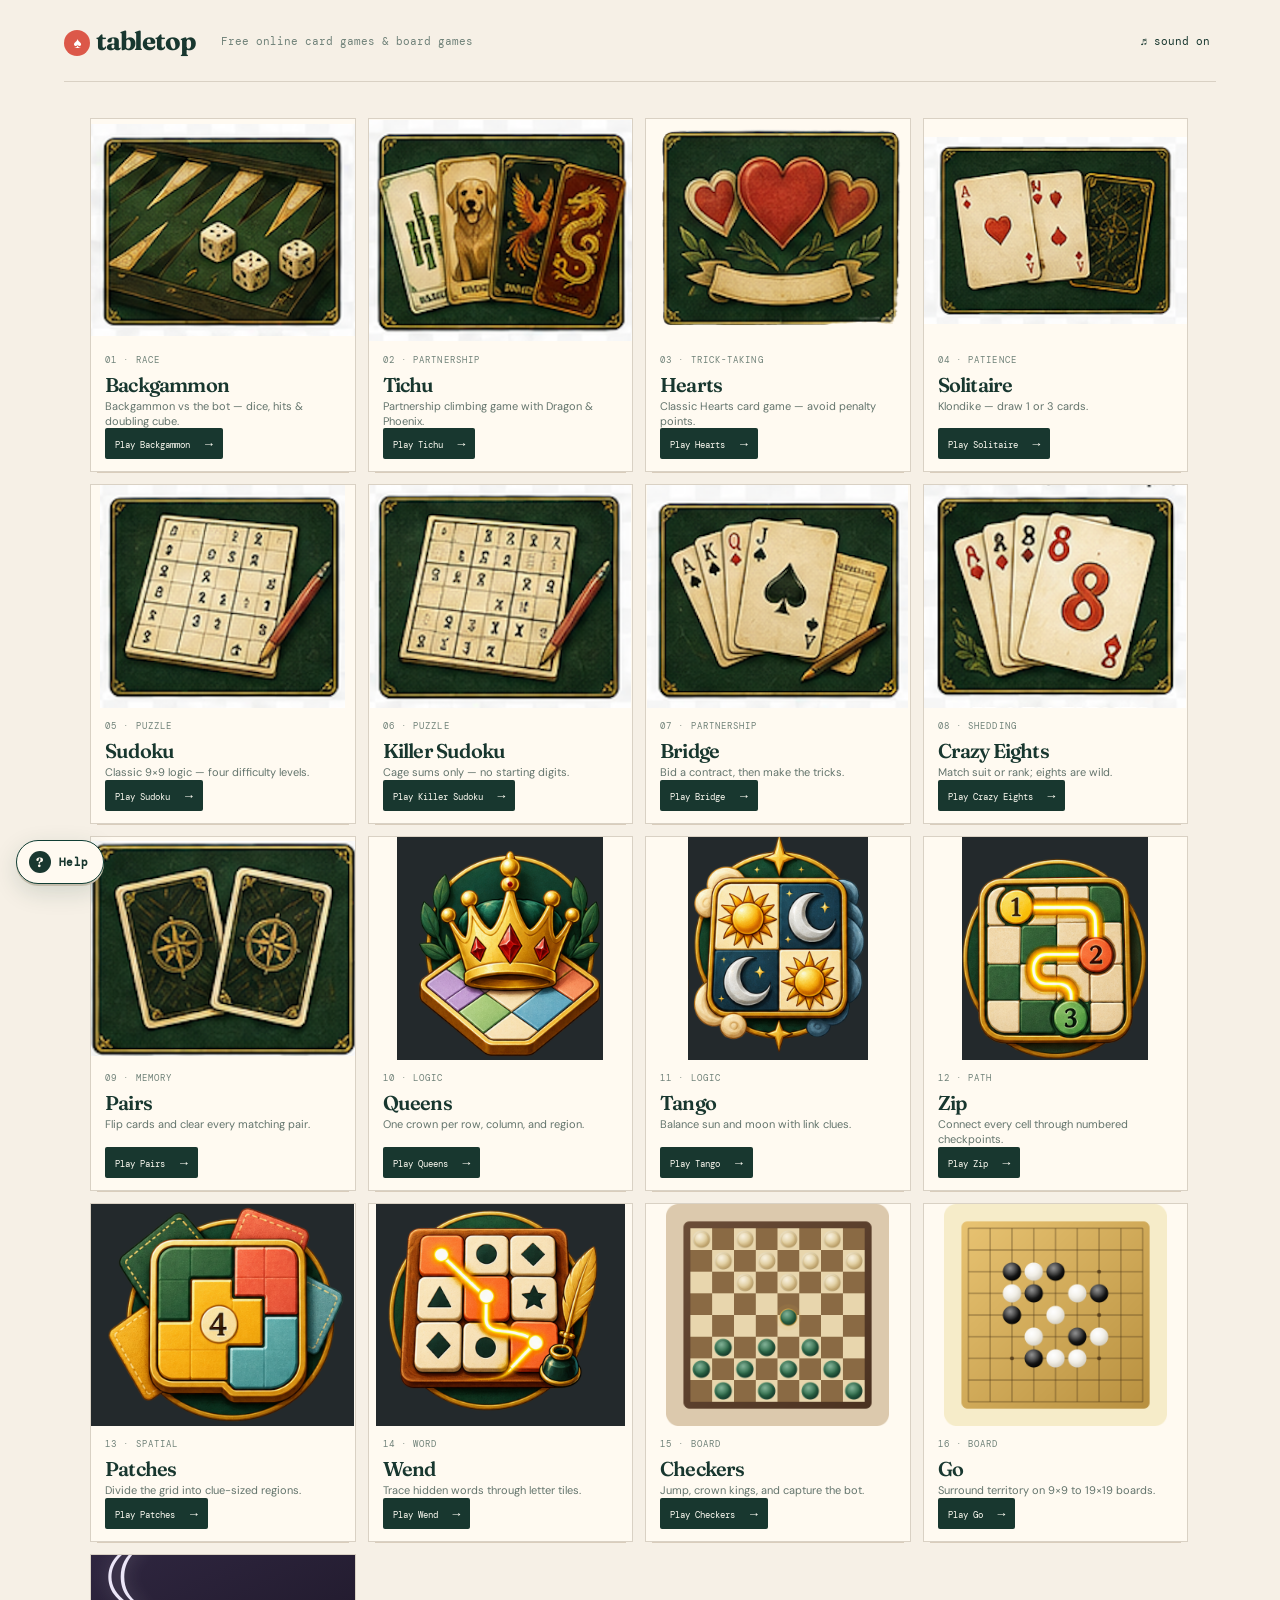
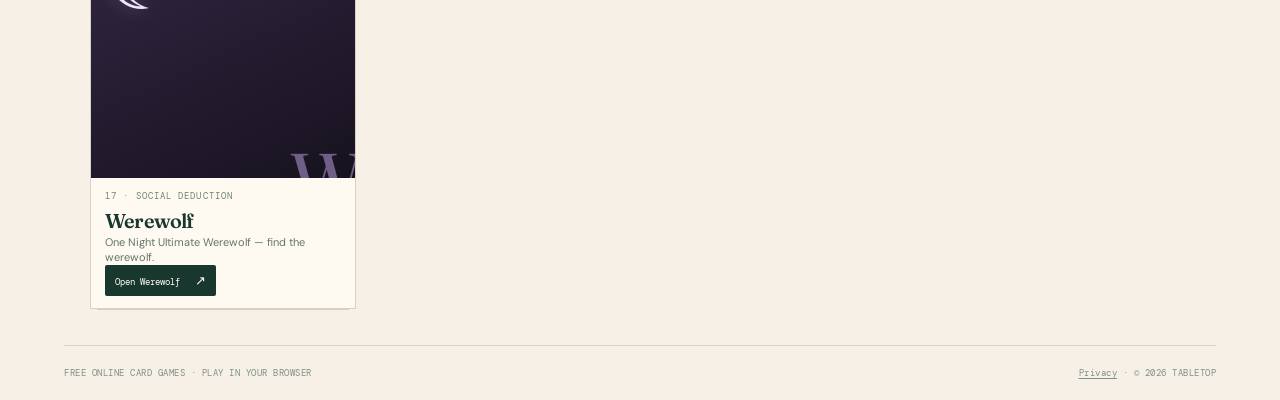
<file: index.html>
<!doctype html>
<html lang="en">
  <head>
    <meta charset="UTF-8" />
    <meta name="viewport" content="width=device-width, initial-scale=1.0, viewport-fit=cover" />
    <title>Free Online Card Games &amp; Backgammon — Hearts, Bridge, Tichu | Tabletop</title>
    <meta name="description" content="Play free online card games in your browser — Hearts, Crazy Eights, Bridge, Tichu, Pairs memory, Backgammon, and Werewolf. No signup, no downloads. Sit down and play against the computer." />
    <meta name="keywords" content="free online card games, play hearts online, bridge card game, tichu online, backgammon online, crazy eights, memory pairs, werewolf game, browser card games" />
    <meta name="robots" content="index, follow" />
    <link rel="canonical" href="https://games-101.playfree.party/" />
    <meta property="og:type" content="website" />
    <meta property="og:title" content="Tabletop — Free Online Card Games &amp; Backgammon" />
    <meta property="og:description" content="Hearts, Bridge, Tichu, Backgammon, and more. Classic table games in the browser — no accounts, no installs." />
    <meta property="og:url" content="https://games-101.playfree.party/" />
    <meta name="twitter:card" content="summary" />
    <meta name="twitter:title" content="Tabletop — Free Online Card Games &amp; Backgammon" />
    <meta name="twitter:description" content="Play Hearts, Bridge, Tichu, Backgammon, and more free in your browser. No signup required." />
    <link rel="icon" href="favicon.svg" type="image/svg+xml" />
    <link rel="preconnect" href="https://fonts.googleapis.com">
    <link rel="preconnect" href="https://fonts.gstatic.com" crossorigin>
    <link href="https://fonts.googleapis.com/css2?family=DM+Mono:wght@400;500&family=DM+Sans:wght@400;500;600;700&family=Fraunces:opsz,wght@9..144,600;9..144,700&display=swap" rel="stylesheet">
    <link rel="stylesheet" href="styles.css" />
    <link rel="stylesheet" href="responsive.css" />
    <link rel="stylesheet" href="assets.css" />
    <!-- Google tag (gtag.js) -->
    <script async src="https://www.googletagmanager.com/gtag/js?id=G-0JS2C6FY0Q"></script>
    <script>
      window.dataLayer = window.dataLayer || [];
      function gtag(){dataLayer.push(arguments);}
      gtag('js', new Date());
      gtag('config', 'G-0JS2C6FY0Q', { send_page_view: false });
    </script>
  </head>
  <body>
    <main class="shell">
      <header class="topbar"><a class="brand" href="#home"><span class="brand-mark">♠</span>tabletop</a><span class="header-note">Free online card games &amp; board games</span><!-- auth disabled: topbarAuthBtn --><button class="sound" id="soundBtn">♬ <span>sound on</span></button></header>
      <section id="home" class="landing">
        <div class="games-grid">
          <article class="game-tile backgammon" data-game="backgammon" tabindex="0" role="link" aria-label="Play Backgammon"><div class="tile-art"><img src="assets/backgammon/backgammon-game-logo.png" alt=""></div><div class="tile-copy"><p class="game-number">01 · RACE</p><h3>Backgammon</h3><p>Backgammon vs the bot — dice, hits &amp; doubling cube.</p><span class="play-button">Play Backgammon <span>→</span></span></div></article>
          <article class="game-tile tichu" data-game="tichu" tabindex="0" role="link" aria-label="Play Tichu"><div class="tile-art"><img src="assets/tichu/tichu-game-logo.png" alt=""></div><div class="tile-copy"><p class="game-number">02 · PARTNERSHIP</p><h3>Tichu</h3><p>Partnership climbing game with Dragon &amp; Phoenix.</p><span class="play-button">Play Tichu <span>→</span></span></div></article>
          <article class="game-tile hearts" data-game="hearts" tabindex="0" role="link" aria-label="Play Hearts"><div class="tile-art"><img src="assets/hearts/hearts-game-logo.png" alt=""></div><div class="tile-copy"><p class="game-number">03 · TRICK-TAKING</p><h3>Hearts</h3><p>Classic Hearts card game — avoid penalty points.</p><span class="play-button">Play Hearts <span>→</span></span></div></article>
          <article class="game-tile solitaire" data-game="solitaire" tabindex="0" role="link" aria-label="Play Solitaire"><div class="tile-art"><img src="assets/solitaire/solitaire-game-logo.png" alt=""></div><div class="tile-copy"><p class="game-number">04 · PATIENCE</p><h3>Solitaire</h3><p>Klondike — draw 1 or 3 cards.</p><span class="play-button">Play Solitaire <span>→</span></span></div></article>
          <article class="game-tile sudoku" data-game="sudoku" tabindex="0" role="link" aria-label="Play Sudoku"><div class="tile-art"><img src="assets/sudoku/sudoku-game-logo.png" alt=""></div><div class="tile-copy"><p class="game-number">05 · PUZZLE</p><h3>Sudoku</h3><p>Classic 9×9 logic — four difficulty levels.</p><span class="play-button">Play Sudoku <span>→</span></span></div></article>
          <article class="game-tile killer-sudoku" data-game="killer-sudoku" tabindex="0" role="link" aria-label="Play Killer Sudoku"><div class="tile-art"><img src="assets/killer-sudoku/killer-sudoku-game-logo.png" alt=""></div><div class="tile-copy"><p class="game-number">06 · PUZZLE</p><h3>Killer Sudoku</h3><p>Cage sums only — no starting digits.</p><span class="play-button">Play Killer Sudoku <span>→</span></span></div></article>
          <article class="game-tile bridge" data-game="bridge" tabindex="0" role="link" aria-label="Play Bridge"><div class="tile-art"><img src="assets/bridge/bridge-game-logo.png" alt=""></div><div class="tile-copy"><p class="game-number">07 · PARTNERSHIP</p><h3>Bridge</h3><p>Bid a contract, then make the tricks.</p><span class="play-button">Play Bridge <span>→</span></span></div></article>
          <article class="game-tile eights" data-game="eights" tabindex="0" role="link" aria-label="Play Crazy Eights"><div class="tile-art"><img src="assets/eights/eight-game-logo.png" alt=""></div><div class="tile-copy"><p class="game-number">08 · SHEDDING</p><h3>Crazy Eights</h3><p>Match suit or rank; eights are wild.</p><span class="play-button">Play Crazy Eights <span>→</span></span></div></article>
          <article class="game-tile memory" data-game="memory" tabindex="0" role="link" aria-label="Play Pairs"><div class="tile-art"><img src="assets/memory/memory-game-logo.png" alt=""></div><div class="tile-copy"><p class="game-number">09 · MEMORY</p><h3>Pairs</h3><p>Flip cards and clear every matching pair.</p><span class="play-button">Play Pairs <span>→</span></span></div></article>
          <article class="game-tile queens" data-game="queens" tabindex="0" role="link" aria-label="Play Queens"><div class="tile-art"><img src="assets/queens/queens-game-logo.png" alt=""></div><div class="tile-copy"><p class="game-number">10 · LOGIC</p><h3>Queens</h3><p>One crown per row, column, and region.</p><span class="play-button">Play Queens <span>→</span></span></div></article>
          <article class="game-tile tango" data-game="tango" tabindex="0" role="link" aria-label="Play Tango"><div class="tile-art"><img src="assets/tango/tango-game-logo.png" alt=""></div><div class="tile-copy"><p class="game-number">11 · LOGIC</p><h3>Tango</h3><p>Balance sun and moon with link clues.</p><span class="play-button">Play Tango <span>→</span></span></div></article>
          <article class="game-tile zip" data-game="zip" tabindex="0" role="link" aria-label="Play Zip"><div class="tile-art"><img src="assets/zip/zip-game-logo.png" alt=""></div><div class="tile-copy"><p class="game-number">12 · PATH</p><h3>Zip</h3><p>Connect every cell through numbered checkpoints.</p><span class="play-button">Play Zip <span>→</span></span></div></article>
          <article class="game-tile patches" data-game="patches" tabindex="0" role="link" aria-label="Play Patches"><div class="tile-art"><img src="assets/patches/patches-game-logo.png" alt=""></div><div class="tile-copy"><p class="game-number">13 · SPATIAL</p><h3>Patches</h3><p>Divide the grid into clue-sized regions.</p><span class="play-button">Play Patches <span>→</span></span></div></article>
          <article class="game-tile wend" data-game="wend" tabindex="0" role="link" aria-label="Play Wend"><div class="tile-art"><img src="assets/wend/wend-game-logo.png" alt=""></div><div class="tile-copy"><p class="game-number">14 · WORD</p><h3>Wend</h3><p>Trace hidden words through letter tiles.</p><span class="play-button">Play Wend <span>→</span></span></div></article>
          <article class="game-tile checkers" data-game="checkers" tabindex="0" role="link" aria-label="Play Checkers"><div class="tile-art"><img src="assets/checkers/checkers-game-logo.png" alt=""></div><div class="tile-copy"><p class="game-number">15 · BOARD</p><h3>Checkers</h3><p>Jump, crown kings, and capture the bot.</p><span class="play-button">Play Checkers <span>→</span></span></div></article>
          <article class="game-tile go" data-game="go" tabindex="0" role="link" aria-label="Play Go"><div class="tile-art"><img src="assets/go/go-game-logo.png" alt=""></div><div class="tile-copy"><p class="game-number">16 · BOARD</p><h3>Go</h3><p>Surround territory on 9×9 to 19×19 boards.</p><span class="play-button">Play Go <span>→</span></span></div></article>
          <article class="game-tile werewolf" data-game="werewolf" data-external-href="https://lerman01.github.io/OneNightUltimateWerewolf/?origin=sg" tabindex="0" role="link" aria-label="Open Werewolf"><div class="tile-art werewolf-art"><i>☾</i><b>W</b></div><div class="tile-copy"><p class="game-number">17 · SOCIAL DEDUCTION</p><h3>Werewolf</h3><p>One Night Ultimate Werewolf — find the werewolf.</p><span class="play-button">Open Werewolf <span>↗</span></span></div></article>
        </div>
      </section>
      <footer><span>FREE ONLINE CARD GAMES · PLAY IN YOUR BROWSER</span><span><a href="privacy.html">Privacy</a> · © 2026 TABLETOP</span></footer>
    </main>

    <section class="game-screen" id="gameScreen" aria-hidden="true">
      <div class="game-header"><button class="back" id="backBtn">← <span>All games</span></button><div class="game-title" id="gameTitle">Hearts</div><div class="game-header-actions"><div class="round-note" id="roundNote">Round 1</div></div></div>
      <div id="gameArea" class="game-area"></div>
      <!-- multiplayer + account UI removed (no game server) -->
    </section>
    <div class="toast" id="toast"></div>
    <div class="feedback-widget" id="feedbackWidget">
      <button type="button" class="feedback-bubble" id="feedbackBubble" aria-expanded="false" aria-controls="feedbackPanel" aria-label="Report a bug">
        <span class="feedback-bubble-icon" aria-hidden="true">?</span>
        <span class="feedback-bubble-label">Help</span>
      </button>
      <div class="feedback-panel" id="feedbackPanel" role="dialog" aria-labelledby="feedbackTitle" hidden>
        <div class="feedback-panel-head">
          <div>
            <p class="eyebrow">SUPPORT</p>
            <h2 class="feedback-title" id="feedbackTitle">Report a bug</h2>
          </div>
          <button type="button" class="feedback-close" id="feedbackClose" aria-label="Close">×</button>
        </div>
        <p class="feedback-note">Something broken? Tell us what happened. To follow progress on your report—or to add photos, links, and other details—<a id="feedbackGithubLink" href="https://github.com/benjkn/games_101/issues/new?labels=bug" target="_blank" rel="noopener noreferrer">open an issue on GitHub</a>.</p>
        <form class="feedback-form" id="feedbackForm">
          <label class="feedback-field">
            <span>Your name (optional)</span>
            <input type="text" id="feedbackName" name="name" maxlength="24" placeholder="How we should address you" autocomplete="nickname" />
          </label>
          <label class="feedback-field">
            <span>What went wrong?</span>
            <textarea id="feedbackMessage" name="message" rows="5" maxlength="2000" placeholder="Steps to reproduce, what you expected, what happened instead…" required></textarea>
          </label>
          <p class="feedback-error" id="feedbackError" role="alert"></p>
          <p class="feedback-success" id="feedbackSuccess" hidden role="status">Thanks! Your report was sent.</p>
          <button type="submit" class="feedback-submit" id="feedbackSubmit">Send feedback</button>
        </form>
      </div>
    </div>
    
    <script src="app.js"></script>
  </body>
</html>
</file>
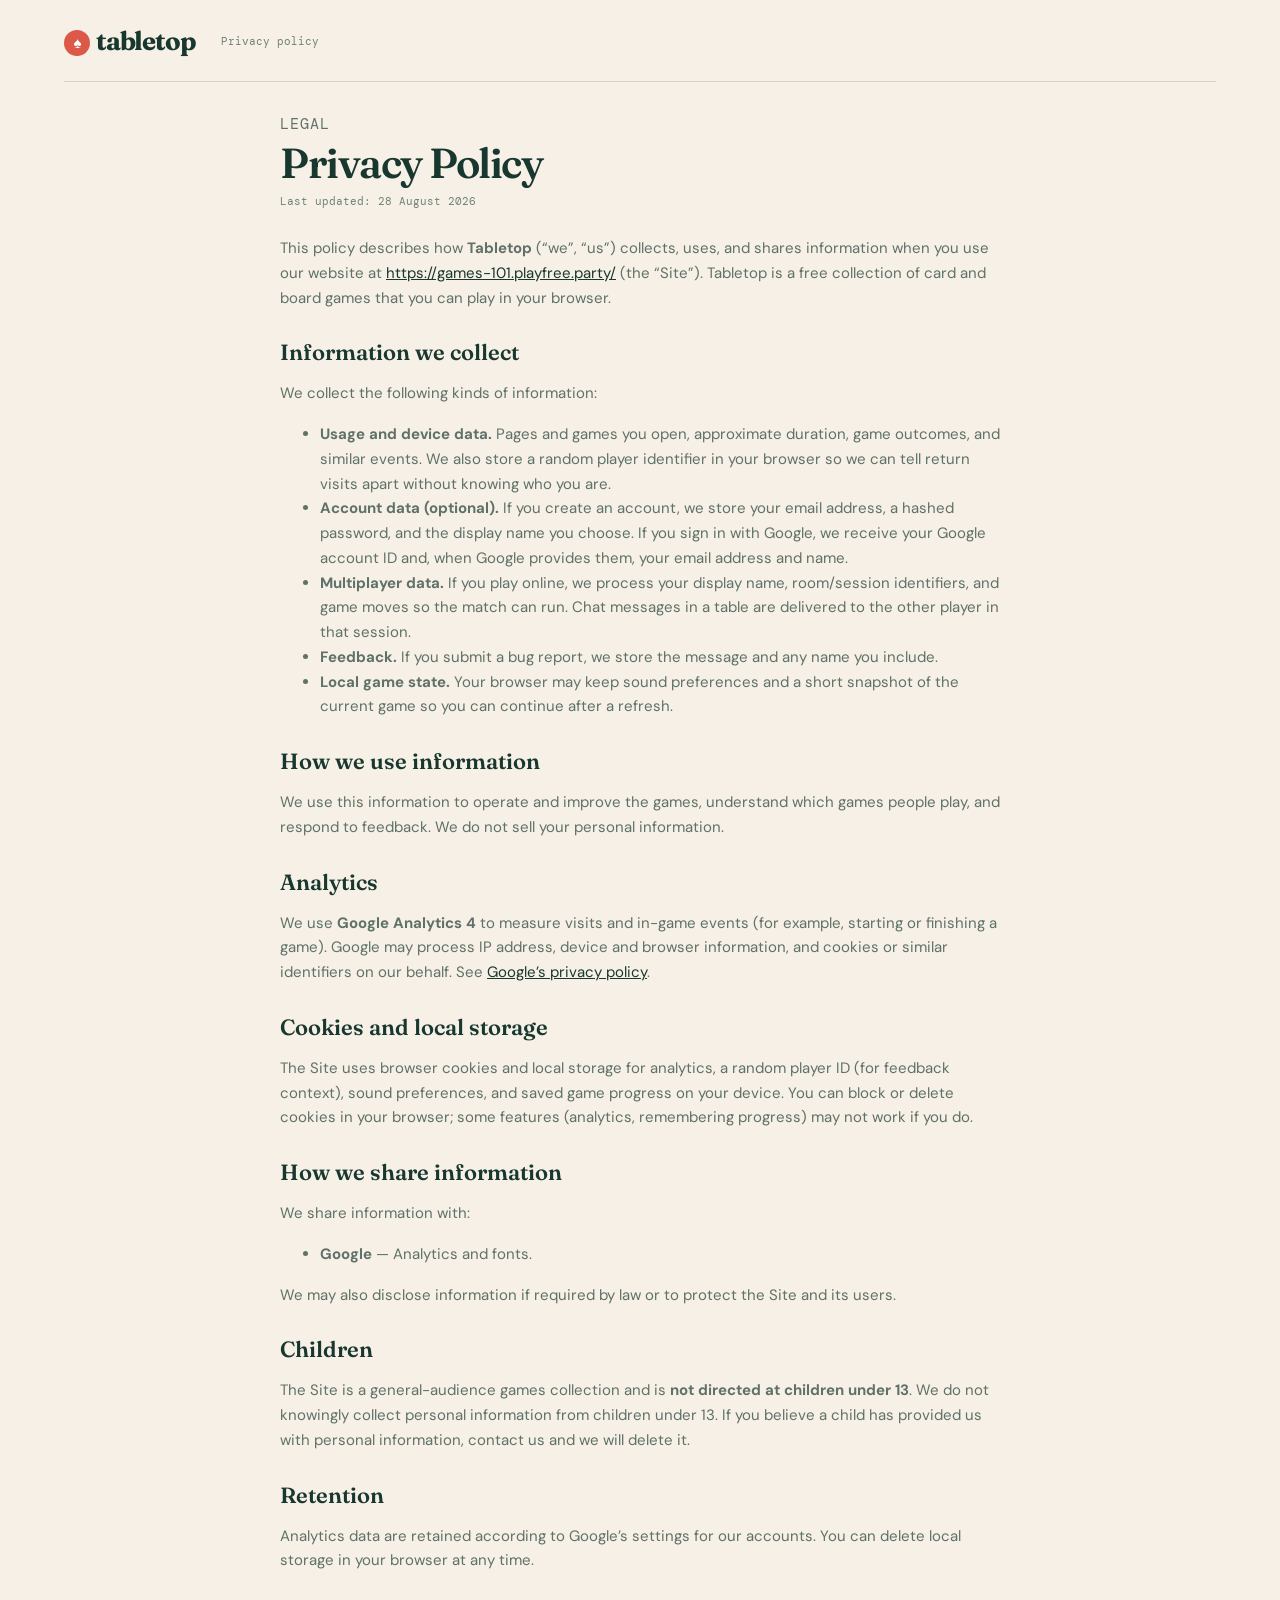
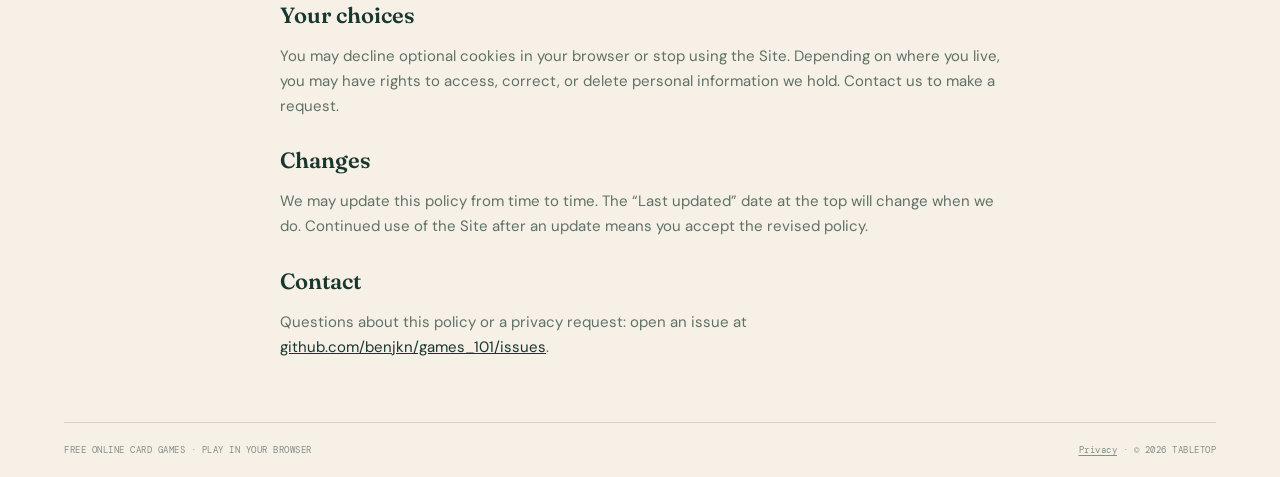
<file: privacy.html>
<!doctype html>
<html lang="en">
  <head>
    <meta charset="UTF-8" />
    <meta name="viewport" content="width=device-width, initial-scale=1.0, viewport-fit=cover" />
    <title>Privacy Policy — Tabletop</title>
    <meta name="description" content="Privacy policy for Tabletop, a free browser collection of card and board games." />
    <meta name="robots" content="index, follow" />
    <link rel="canonical" href="https://games-101.playfree.party/privacy.html" />
    <link rel="icon" href="favicon.svg" type="image/svg+xml" />
    <link rel="preconnect" href="https://fonts.googleapis.com">
    <link rel="preconnect" href="https://fonts.gstatic.com" crossorigin>
    <link href="https://fonts.googleapis.com/css2?family=DM+Mono:wght@400;500&family=DM+Sans:wght@400;500;600;700&family=Fraunces:opsz,wght@9..144,600;9..144,700&display=swap" rel="stylesheet">
    <link rel="stylesheet" href="styles.css" />
    <link rel="stylesheet" href="responsive.css" />
  </head>
  <body class="legal-page">
    <main class="shell">
      <header class="topbar"><a class="brand" href="index.html"><span class="brand-mark">♠</span>tabletop</a><span class="header-note">Privacy policy</span></header>
      <article class="legal">
        <p class="eyebrow">LEGAL</p>
        <h1>Privacy Policy</h1>
        <p class="legal-updated">Last updated: 28 August 2026</p>
        <p>This policy describes how <strong>Tabletop</strong> (“we”, “us”) collects, uses, and shares information when you use our website at <a href="https://games-101.playfree.party/">https://games-101.playfree.party/</a> (the “Site”). Tabletop is a free collection of card and board games that you can play in your browser.</p>

        <h2>Information we collect</h2>
        <p>We collect the following kinds of information:</p>
        <ul>
          <li><strong>Usage and device data.</strong> Pages and games you open, approximate duration, game outcomes, and similar events. We also store a random player identifier in your browser so we can tell return visits apart without knowing who you are.</li>
          <li><strong>Account data (optional).</strong> If you create an account, we store your email address, a hashed password, and the display name you choose. If you sign in with Google, we receive your Google account ID and, when Google provides them, your email address and name.</li>
          <li><strong>Multiplayer data.</strong> If you play online, we process your display name, room/session identifiers, and game moves so the match can run. Chat messages in a table are delivered to the other player in that session.</li>
          <li><strong>Feedback.</strong> If you submit a bug report, we store the message and any name you include.</li>
          <li><strong>Local game state.</strong> Your browser may keep sound preferences and a short snapshot of the current game so you can continue after a refresh.</li>
        </ul>

        <h2>How we use information</h2>
        <p>We use this information to operate and improve the games, understand which games people play, and respond to feedback. We do not sell your personal information.</p>

        <h2>Analytics</h2>
        <p>We use <strong>Google Analytics 4</strong> to measure visits and in-game events (for example, starting or finishing a game). Google may process IP address, device and browser information, and cookies or similar identifiers on our behalf. See <a href="https://policies.google.com/privacy" rel="noopener noreferrer" target="_blank">Google’s privacy policy</a>.</p>

        <h2>Cookies and local storage</h2>
        <p>The Site uses browser cookies and local storage for analytics, a random player ID (for feedback context), sound preferences, and saved game progress on your device. You can block or delete cookies in your browser; some features (analytics, remembering progress) may not work if you do.</p>

        <h2>How we share information</h2>
        <p>We share information with:</p>
        <ul>
          <li><strong>Google</strong> — Analytics and fonts.</li>
        </ul>
        <p>We may also disclose information if required by law or to protect the Site and its users.</p>

        <h2>Children</h2>
        <p>The Site is a general-audience games collection and is <strong>not directed at children under 13</strong>. We do not knowingly collect personal information from children under 13. If you believe a child has provided us with personal information, contact us and we will delete it.</p>

        <h2>Retention</h2>
        <p>Analytics data are retained according to Google’s settings for our accounts. You can delete local storage in your browser at any time.</p>

        <h2>Your choices</h2>
        <p>You may decline optional cookies in your browser or stop using the Site. Depending on where you live, you may have rights to access, correct, or delete personal information we hold. Contact us to make a request.</p>

        <h2>Changes</h2>
        <p>We may update this policy from time to time. The “Last updated” date at the top will change when we do. Continued use of the Site after an update means you accept the revised policy.</p>

        <h2>Contact</h2>
        <p>Questions about this policy or a privacy request: open an issue at <a href="https://github.com/benjkn/games_101/issues" rel="noopener noreferrer" target="_blank">github.com/benjkn/games_101/issues</a>.</p>
      </article>
      <footer>
        <span>FREE ONLINE CARD GAMES · PLAY IN YOUR BROWSER</span>
        <span><a href="privacy.html">Privacy</a> · © 2026 TABLETOP</span>
      </footer>
    </main>
  </body>
</html>
</file>
<file: styles.css>
:root{--ink:#18372f;--felt:#194f42;--paper:#f6f0e6;--cream:#fffaf1;--red:#dc5849;--gold:#e9b54e;--muted:#708279;--line:#d9d1c4;--sans:'DM Sans',sans-serif;--serif:'Fraunces',serif;--mono:'DM Mono',monospace;--table-action-width:136px;--table-hand-height:96px}*{box-sizing:border-box}body{margin:0;background:var(--paper);color:var(--ink);font-family:var(--sans)}button{font:inherit}.shell{min-height:100vh;max-width:1440px;margin:auto;padding:0 clamp(24px,5vw,76px);display:flex;flex-direction:column}.topbar{height:82px;border-bottom:1px solid var(--line);display:flex;align-items:center;gap:26px;flex:none}.brand{font:700 26px var(--serif);color:var(--ink);text-decoration:none;letter-spacing:-1.2px}.brand-mark{display:inline-grid;place-items:center;width:26px;height:26px;border-radius:50%;background:var(--red);color:#fff;font:15px var(--sans);margin-right:6px;vertical-align:2px}.header-note{font:11px var(--mono);color:var(--muted);margin-right:auto}.sound{border:0;background:none;color:var(--ink);font:11px var(--mono);cursor:pointer}.landing{flex:1;display:block;padding:clamp(20px,4vh,40px) 0}.intro h1{margin:0 0 20px;font:600 clamp(45px,5vw,72px)/.96 var(--serif);letter-spacing:-3px}.intro em{color:var(--red);font-style:italic}.eyebrow,.game-number{margin:0 0 6px;color:var(--muted);font:9px var(--mono);letter-spacing:1.1px}.lede{max-width:355px;margin:0;color:#5f7168;font-size:15px;line-height:1.6}.games-grid{display:grid;grid-template-columns:repeat(4,1fr);gap:12px;align-items:stretch;align-content:start;width:100%;max-width:1100px;padding-right:2px}.game-tile{min-height:0;display:flex;flex-direction:column;border:1px solid var(--line);background:var(--cream);box-shadow:0 8px 0 -7px #d9cdbc;transition:.2s;cursor:pointer;text-decoration:none;color:inherit}.game-tile:hover{transform:translateY(-4px);box-shadow:0 14px 20px -14px #436156}.game-tile:focus-visible{outline:2px solid var(--ink);outline-offset:3px}.tile-art{aspect-ratio:246/208;width:100%;flex:none;position:relative;overflow:hidden;pointer-events:none;background:var(--cream)}.hearts-art{background:#e98570}.hearts-art i,.hearts-art b{position:absolute;font:88px var(--serif);font-style:normal;color:#ffe7d6}.hearts-art i{left:10px;top:-22px}.hearts-art b{right:-8px;bottom:-44px;color:#bd4038}.eights-art{background:#bcd8cb}.eights-art i,.eights-art b{position:absolute;font:96px var(--serif);line-height:1}.eights-art i{left:16px;top:12px;color:#fff8e9}.eights-art b{right:14px;bottom:-18px;color:var(--ink);font-size:72px}.memory-art{background:#e3c362;display:grid;grid-template:repeat(2,1fr)/repeat(2,1fr);gap:6px;padding:16px}.memory-art div{display:grid;place-items:center;background:#fbf1ce;border:2px solid var(--ink);border-radius:4px;color:var(--red);font:22px var(--serif);box-shadow:2px 2px 0 var(--ink)}.memory-art div:nth-child(2),.memory-art div:nth-child(3){background:var(--ink);color:#f5d270}.bridge-art{background:#7ea8c9}.bridge-art i,.bridge-art b{position:absolute;font:88px var(--serif);font-style:normal;color:#eaf3fb}.bridge-art i{left:10px;top:-22px}.bridge-art b{right:-8px;bottom:-44px;color:#3d6a8f}.tichu-art{background:#d98fb0}.tichu-art i,.tichu-art b{position:absolute;font:88px var(--serif);font-style:normal;color:#fbe6ef}.tichu-art i{left:10px;top:-22px}.tichu-art b{right:-8px;bottom:-44px;color:#a34d72}.backgammon-art{background:#c9a15a}.backgammon-art i,.backgammon-art b{position:absolute;font:72px var(--serif);font-style:normal;color:#fff3dc}.backgammon-art i{left:10px;top:-12px}.backgammon-art b{right:-2px;bottom:-28px;color:#7a5a22}.tile-copy{padding:12px 14px;display:flex;flex:1;flex-direction:column;pointer-events:none}.tile-copy h3{font:600 20px var(--serif);letter-spacing:-.8px;margin:0 0 2px}.tile-copy p:not(.game-number){color:#63746c;font-size:11px;line-height:1.35;margin:0}.play-button{margin-top:auto;align-self:flex-start;background:var(--ink);color:#fffdf4;border:0;padding:7px 10px;border-radius:2px;font:9px var(--mono);pointer-events:none;display:inline-block}.play-button span{font-size:13px;margin-left:10px}footer{height:55px;border-top:1px solid var(--line);display:flex;align-items:center;justify-content:space-between;color:#819088;font:9px var(--mono);letter-spacing:.5px;flex:none}
.game-screen{display:none;position:fixed;inset:0;z-index:10;height:100vh;height:100dvh;overflow:hidden;background:#edf0e9;flex-direction:column}
.game-screen.open{display:flex}
.game-screen.multiplayer-active{background:linear-gradient(180deg,#dce8f4 0%,#c5d4e8 100%)}
.game-screen.multiplayer-active .table{border-color:#5a7a9a;box-shadow:inset 0 0 0 2px #8aa4c0,0 19px 28px #4a628040}
.game-screen.multiplayer-active .backgammon-table{background:radial-gradient(circle at 50% 45%,#3d6280,#2a4560 67%)}
.mp-wait-overlay{margin:14px 0 0;padding:18px 16px;border-radius:10px;background:#edf3fa;border:1px solid #b8c9dc;text-align:center}
.mp-wait-pulse{margin:0 0 8px;font:600 20px var(--serif);color:var(--ink);animation:lobby-pulse 1.6s ease-in-out infinite}
.mp-wait-note{margin:0 0 12px;font-size:13px;line-height:1.45;color:#5a6d80}
.mp-wait-cancel{margin-top:4px;padding:8px 14px;border:0;border-radius:4px;background:#dce6de;color:var(--ink);font:11px var(--mono);cursor:pointer}
.mp-wait-cancel:hover{background:#cfdad2}
.mp-matchmaking-overlay{position:fixed;inset:0;z-index:11;display:grid;place-content:center;padding:24px;background:#18372f55;backdrop-filter:blur(2px);text-align:center}
.mp-matchmaking-overlay[hidden]{display:none!important}
.mp-matchmaking-overlay .mp-wait-pulse,.mp-matchmaking-overlay .mp-wait-note{max-width:min(420px,90vw);margin-left:auto;margin-right:auto;padding:0 16px;color:#eef6f1}
.mp-matchmaking-overlay .mp-wait-note{color:#dceee5;margin-bottom:12px}
.mp-matchmaking-overlay .mp-wait-invite{max-width:min(420px,90vw);margin:0 auto 12px;text-align:left}
.mp-matchmaking-overlay .mp-wait-invite summary{color:#eef6f1}
.mp-matchmaking-overlay .mp-wait-invite .lobby-lede,.mp-matchmaking-overlay .mp-wait-invite .mp-wait-note{color:#dceee5;font-size:12px;margin-bottom:8px}
.mp-matchmaking-overlay .mp-wait-invite .lobby-field span{color:#eef6f1}
.mp-matchmaking-overlay .mp-wait-invite .lobby-secondary{background:#eef6f1;color:var(--ink)}
.bg-no-moves-flash{position:fixed;inset:0;z-index:12;display:grid;place-content:center;background:#18372f55;pointer-events:none}
.bg-no-moves-flash-inner{text-align:center;padding:20px 28px;border-radius:12px;background:#0f2a24dd;border:1px solid #5a8a78;box-shadow:0 12px 32px #0006}
.bg-no-moves-icon{display:block;font-size:44px;line-height:1;margin:0 auto 10px;color:#eef6f1}
.bg-no-moves-text{margin:0;font:600 18px var(--serif);color:#eef6f1;letter-spacing:-.2px}
.header-auth-btn{border:1px solid #8aa198;border-radius:3px;background:#fffdf6;color:var(--ink);padding:8px 11px;font:10px var(--mono);cursor:pointer;white-space:nowrap}
.header-auth-btn:hover{background:var(--ink);color:#fff}
.header-auth-btn.signed-in{border-color:#659784;background:#edf5f0}
.topbar-auth-btn{flex:none}
.header-auth-panel{position:fixed;top:var(--topbar-height,82px);right:clamp(24px,5vw,76px);z-index:20;width:min(320px,calc(100vw - 32px));padding:16px 18px 14px;border:1px solid #113e34;border-radius:10px;background:#fffaf1;color:var(--ink);box-shadow:0 14px 32px #113e3428}
.header-auth-loading{position:absolute;inset:0;display:flex;align-items:center;justify-content:center;border-radius:10px;background:#fffaf1d9;z-index:2}
.header-auth-loading[hidden]{display:none!important}
.header-auth-spinner{width:28px;height:28px;border:3px solid #c5d4cc;border-top-color:var(--ink);border-radius:50%;animation:header-auth-spin .7s linear infinite}
@keyframes header-auth-spin{to{transform:rotate(360deg)}}
body.in-game .header-auth-panel{top:71px;right:4vw}
.header-auth-panel[hidden]{display:none!important}
.header-auth-panel .lobby-field{margin-bottom:10px}
.header-auth-lede{margin:0 0 12px;font-size:12px;line-height:1.45;color:#63746c}
.header-auth-actions{display:flex;flex-wrap:wrap;gap:8px}
.header-auth-divider{margin:12px 0 10px;font:10px var(--mono);color:var(--muted);text-align:center;letter-spacing:.04em;text-transform:uppercase}
.header-auth-oauth{display:grid;gap:8px;margin-bottom:4px}
.google-signin-host{display:flex;justify-content:center;min-height:44px}
.header-auth-close{position:absolute;top:8px;right:10px;border:0;background:transparent;color:var(--muted);font:22px/1 var(--sans);cursor:pointer;padding:0 4px}
.header-auth-close:hover{color:var(--ink)}
.lobby-auth-hint{margin-top:0}
.backgammon-table.mp-paused .bg-board-wrap,.backgammon-table.mp-paused .bg-controls,.backgammon-table.mp-paused .bg-hud{pointer-events:none;opacity:.72}
.game-header{height:71px;padding:0 4vw;border-bottom:1px solid #cbd4c9;display:flex;align-items:center;justify-content:space-between;position:relative}.back{border:0;background:transparent;color:var(--ink);font:11px var(--mono);cursor:pointer}.game-title{font:600 25px var(--serif)}.round-note{font:10px var(--mono);color:var(--muted)}.game-area{flex:1 1 auto;min-height:0;padding:clamp(18px,3vh,38px) 4vw;display:grid;place-items:center;overflow-x:hidden;overflow-y:auto}.game-layout{display:flex;flex-direction:column;width:min(1100px,100%)}.table{min-height:min(78vh,650px);border:8px solid #113e34;border-radius:26px;background:radial-gradient(circle at 50% 45%,#397362,#1a5143 67%);box-shadow:inset 0 0 0 2px #659784,0 19px 28px #31574a36;position:relative;padding:28px;color:#fffdf6}.players{min-height:500px;height:100%;position:relative}.player{position:absolute;display:flex;align-items:center;gap:8px;color:#d3eadf;font:10px var(--mono)}.avatar{display:grid;place-items:center;width:30px;height:30px;border-radius:50%;background:var(--gold);color:var(--ink);font:15px var(--serif)}.score{font-size:9px;color:#a8c8bb}.opponent.top{top:0;left:50%;transform:translateX(-50%)}.opponent.left{left:0;top:46%;flex-direction:column}.opponent.right{right:0;top:46%;flex-direction:column}.card-stack{display:flex;margin-left:8px}.back-card,.game-card{width:54px;height:76px;border:1px solid #d6cdbd;border-radius:5px;background:#fffdf6;color:var(--ink);display:grid;align-content:space-between;padding:5px;font:15px var(--serif);box-shadow:1px 2px 2px #0003}.back-card{background:repeating-linear-gradient(45deg,#d86350 0 3px,#efbd65 3px 6px);border:3px solid #fff4dc;margin-right:-43px}.game-card.red{color:#c84138}.game-card:not(.disabled){cursor:pointer;transition:transform .15s}.game-card:not(.disabled):hover{transform:translateY(-8px)}.game-card.selected{outline:3px solid var(--gold);transform:translateY(-12px)}.no-transition{transition:none!important}.trick{position:absolute;left:50%;top:45%;transform:translate(-50%,-50%);width:224px;height:190px;display:block}.hand{position:absolute;bottom:0;left:50%;transform:translateX(-50%);display:flex;gap:4px}.hand-label{position:absolute;bottom:91px;left:50%;transform:translateX(-50%);white-space:nowrap;font:10px var(--mono);color:#bedacc}.table-message{position:absolute;top:63%;left:50%;transform:translateX(-50%);color:#ddede5;text-align:center;font:11px var(--mono);white-space:nowrap}.action-panel{position:absolute;right:0;bottom:0}.action-panel button,.new-game,.pass-controls button{background:var(--gold);color:var(--ink);border:0;border-radius:3px;padding:8px 10px;font:10px var(--mono);cursor:pointer}.pass-controls{position:absolute;top:67%;left:50%;transform:translateX(-50%)}.pass-controls button:disabled{opacity:.45;cursor:not-allowed}.rules{border:1px solid #cbd4c9;border-radius:13px;background:#f9f9f4;padding:24px;color:var(--ink)}.rules h2{font:600 27px var(--serif);letter-spacing:-1px;margin:0 0 14px}.rules ol{padding-left:18px;margin:0;color:#5d7067;font-size:12px;line-height:1.6}.rules li+li{margin-top:9px}.rules-note{border-top:1px solid #d7ddd5;margin-top:17px;padding-top:14px;color:#7b8d84;font:10px/1.5 var(--mono)}.eights-table{min-height:500px;display:grid;place-items:center;position:relative}.draw-pile{position:absolute;left:18%;top:40%;font:10px var(--mono);text-align:center;color:#dceee5}.draw-pile .back-card{display:block;margin:8px}.discard{display:flex;align-items:center;flex-direction:column;gap:8px;font:10px var(--mono);color:#dceee5}.discard .game-card{width:88px;height:124px;font-size:27px;padding:8px}.suit-choices{position:absolute;top:66%;left:50%;transform:translateX(-50%);padding:7px;border-radius:6px;background:#123b31}.choice-btn{background:#fff8e8;border:0;border-radius:3px;margin:2px;padding:7px 9px;cursor:pointer}.memory-board{width:min(100%,470px);margin:auto;display:grid;grid-template-columns:repeat(4,1fr);gap:10px}.memory-card{height:112px;border:2px solid var(--ink);background:#fbf3e2;color:var(--ink);border-radius:7px;box-shadow:3px 3px 0 var(--ink);font:38px var(--serif);cursor:pointer}.memory-card.down{background:repeating-linear-gradient(45deg,#df705c 0 7px,#f4bd62 7px 14px);color:transparent}.memory-card.matched{background:#d5eadb;color:#40715c;cursor:default}.memory-info{position:absolute;left:25px;top:24px;color:#d6e9e0;font:11px var(--mono)}.new-game{position:absolute;right:19px;top:18px}.toast{visibility:hidden;opacity:0;position:fixed;bottom:28px;left:50%;transform:translateX(-50%);padding:11px 14px;border-radius:4px;background:var(--ink);color:#fff;font:11px var(--mono);transition:.2s}.toast.show{visibility:visible;opacity:1}

/* Rules sit beneath the table in a two-column guide layout. */
.game-layout .rules{width:100%;max-width:none;margin-top:18px;padding:20px 26px}
.game-layout .rules h2{font-size:24px}
.game-layout .rules ol{columns:2;column-gap:48px}
.game-layout .rules li{break-inside:avoid}

.trick-card{position:absolute}
.trick-card.player-0{bottom:0;left:50%;transform:translateX(-50%)}
.trick-card.player-1{top:0;left:50%;transform:translateX(-50%)}
.trick-card.player-2{left:0;top:50%;transform:translateY(-50%)}
.trick-card.player-3{right:0;top:50%;transform:translateY(-50%)}
.trick-card.animate.player-0{animation:from-bottom 420ms cubic-bezier(.2,.8,.2,1) both}
.trick-card.animate.player-1{animation:from-top 420ms cubic-bezier(.2,.8,.2,1) both}
.trick-card.animate.player-2{animation:from-left 420ms cubic-bezier(.2,.8,.2,1) both}
.trick-card.animate.player-3{animation:from-right 420ms cubic-bezier(.2,.8,.2,1) both}
.trick-seat{position:absolute;display:flex;align-items:center;justify-content:center;pointer-events:none}
.trick-seat.player-0{bottom:0;left:50%;transform:translate(-50%,0)}
.trick-seat.player-1{top:0;left:50%;transform:translate(-50%,0)}
.trick-seat.player-2{left:0;top:50%;transform:translate(0,-50%)}
.trick-seat.player-3{right:0;top:50%;transform:translate(0,-50%)}
.trick-seat.animate.player-0{animation:from-bottom 420ms cubic-bezier(.2,.8,.2,1) both}
.trick-seat.animate.player-1{animation:from-top 420ms cubic-bezier(.2,.8,.2,1) both}
.trick-seat.animate.player-2{animation:from-left 420ms cubic-bezier(.2,.8,.2,1) both}
.trick-seat.animate.player-3{animation:from-right 420ms cubic-bezier(.2,.8,.2,1) both}
.trick-seat-cards{display:flex;align-items:center;justify-content:center;gap:3px;flex-wrap:nowrap}
.trick-seat-cards .game-card{position:relative;flex:none}
.trick-pass{display:inline-block;padding:10px 14px;border:1px dashed #ffffff66;border-radius:8px;background:#0f2a2488;color:#eef6f1;font:700 11px var(--mono);letter-spacing:.14em}
.tichu-trick .trick-seat{max-width:min(240px,42vw)}

.eights-message{position:absolute;left:50%;bottom:22px;transform:translateX(-50%);width:80%;color:#dceee5;text-align:center;font:11px var(--mono)}
.game-header-actions{display:flex;align-items:center;gap:14px}
.multiplayer-btn{border:1px solid #8aa198;border-radius:3px;background:#fffdf6;color:var(--ink);padding:8px 11px;font:10px var(--mono);cursor:pointer;white-space:nowrap}
.multiplayer-btn:disabled,.multiplayer-btn.soon{opacity:.5;cursor:not-allowed}
.multiplayer-btn:not(:disabled):not(.soon):hover{background:var(--ink);color:#fff}
.leave-multiplayer-btn{border:1px solid #b87878;border-radius:3px;background:#fff8f6;color:#8a3030;padding:8px 11px;font:10px var(--mono);cursor:pointer;white-space:nowrap}
.leave-multiplayer-btn:hover{background:#8a3030;color:#fff}
.game-results{width:100%;margin-bottom:14px;padding:18px 22px;border:1px solid #cbd4c9;border-radius:13px;background:#fffdf6;color:var(--ink)}
footer a{color:inherit;text-decoration:underline;text-underline-offset:2px}
footer a:hover{color:var(--ink)}
body.in-game .google-auto-placed{display:none!important}
.legal{max-width:720px;margin:32px auto 48px;line-height:1.65}
.legal h1{font:600 clamp(32px,5vw,42px)/1.1 var(--serif);letter-spacing:-1.5px;margin:0 0 8px}
.legal .legal-updated{color:var(--muted);font:11px var(--mono);margin:0 0 28px}
.legal h2{font:600 22px var(--serif);margin:28px 0 10px}
.legal p,.legal li{color:#5f7168;font-size:15px}
.legal a{color:var(--ink)}
.legal-page .header-note{margin-right:0}

.multiplayer-lobby{display:none;position:fixed;inset:0;z-index:20;place-items:center;padding:20px;background:#18372fcc}
.multiplayer-lobby.open{display:grid}
.mp-info-modal{z-index:25}
.multiplayer-panel{width:min(520px,100%);max-height:92vh;overflow:auto;padding:28px;border-radius:14px;background:#fffaf1;box-shadow:0 25px 60px #0004}
.multiplayer-panel h2{margin:0 0 12px;font:600 28px var(--serif);letter-spacing:-1.2px}
.lobby-lede{margin:0 0 16px;color:#63746c;font-size:13px;line-height:1.5}
.lobby-field{display:grid;gap:6px;margin-bottom:14px}
.lobby-field span{font:10px var(--mono);color:var(--muted);letter-spacing:.6px}
.lobby-field input{width:100%;padding:10px 12px;border:1px solid #c9d1c9;border-radius:4px;font:14px var(--sans)}
.lobby-field textarea.lobby-code{width:100%;padding:10px 12px;border:1px solid #c9d1c9;border-radius:4px;font:11px var(--mono);line-height:1.35;resize:vertical;word-break:break-all}
.lobby-p2p{display:grid;gap:18px}
.lobby-p2p-section{padding:14px;border:1px solid #d9e0d9;border-radius:8px;background:#f4f7f4}
.lobby-p2p-note{margin:0 0 12px;font-size:12px;line-height:1.45;color:#63746c}
.lobby-invite-fallback{margin-top:16px;padding-top:12px;border-top:1px solid #d9e0d9}
.lobby-invite-fallback summary{font:600 12px var(--mono);cursor:pointer;color:var(--muted);letter-spacing:.04em}
.lobby-invite-fallback[open] summary{margin-bottom:10px}
.lobby-primary,.lobby-secondary,.lobby-close,.lobby-invite{margin:6px 6px 0 0;padding:8px 12px;border:0;border-radius:3px;font:10px var(--mono);cursor:pointer}
.lobby-primary{background:var(--ink);color:#fff}
.lobby-secondary,.lobby-close{background:#dce6de;color:var(--ink)}
.lobby-close{margin-top:18px}
.lobby-invite-link{display:grid;grid-template-columns:1fr auto;gap:8px;align-items:end}
.lobby-incoming{padding:14px;background:#edf0e9;border-radius:8px;margin-bottom:12px}
.lobby-incoming-actions{display:flex;gap:8px;margin-top:10px}
.lobby-waiting{margin-top:4px}
.lobby-waiting-pulse{margin:0 0 10px;font:600 18px var(--serif);color:var(--ink);animation:lobby-pulse 1.6s ease-in-out infinite}
@keyframes lobby-pulse{0%,100%{opacity:1}50%{opacity:.55}}

.hearts-scorecard{position:absolute;z-index:5;left:50%;top:50%;width:min(440px,92%);max-height:82%;overflow:auto;transform:translate(-50%,-50%);padding:21px;border:2px solid var(--ink);border-radius:9px;background:#fffaf1;color:var(--ink);box-shadow:7px 7px 0 #113e34}
.hearts-scorecard h3{margin:0 0 12px;font:600 27px var(--serif)}
.hearts-broken-notice{position:absolute;z-index:4;left:50%;top:42%;transform:translate(-50%,-50%);padding:9px 18px;border-radius:999px;background:#fffaf1f2;color:var(--red);font:600 15px var(--serif);letter-spacing:-.2px;box-shadow:0 4px 18px #0000002e;pointer-events:none;animation:hearts-broken-pop 2.1s ease both}
.hearts-broken-notice span{display:block;margin-top:2px;color:var(--muted);font:500 10px var(--mono);text-align:center;letter-spacing:0}
@keyframes hearts-broken-pop{0%{opacity:0;transform:translate(-50%,-50%) scale(.88)}14%{opacity:1;transform:translate(-50%,-50%) scale(1)}78%{opacity:1;transform:translate(-50%,-50%) scale(1)}100%{opacity:0;transform:translate(-50%,-50%) scale(.96)}}
.moon-note{margin:0 0 10px;color:#b44238;font:11px var(--mono)}
.mini-card{display:inline-block;margin:2px;padding:2px 6px;border:1px solid var(--ink);border-radius:4px;background:#fffdf6;color:var(--ink);font:11px var(--mono)}
.mini-card.red{color:var(--red);border-color:var(--red)}
.round-cards{display:grid;gap:8px;margin:14px 0;padding:12px;background:#f2ece0;border-radius:6px}
.round-cards-player{display:flex;align-items:center;justify-content:space-between;gap:10px}
.round-cards-name{color:#63746c;font:11px var(--mono);min-width:38px}
.round-cards-chips{display:flex;flex-wrap:wrap;gap:2px;justify-content:flex-end}
.round-cards-chips em{color:#a6b0a7;font-style:normal;font:11px var(--mono)}
.scorecard-table-wrap{max-height:180px;overflow:auto;margin:10px 0}
.scorecard-table{width:100%;border-collapse:collapse;font:11px var(--mono)}
.scorecard-table th,.scorecard-table td{padding:5px 6px;text-align:center;border-top:1px solid #e0d8cb}
.scorecard-table th:first-child,.scorecard-table td:first-child{text-align:left}
.scorecard-table thead th{color:#63746c;font-weight:400;border-top:0}
.scorecard-table .total-row td{font-weight:700;border-top:2px solid var(--ink)}
.scorecard-table .moon-row td{color:#b44238}
.next-round{width:100%;margin-top:14px;padding:10px;border:0;border-radius:3px;background:var(--ink);color:#fff;cursor:pointer;font:10px var(--mono)}

.connection-payload{position:absolute;width:1px;height:1px;opacity:0;pointer-events:none}
.game-card.received{outline:3px solid var(--gold);transform:translateY(-12px)}
.received-panel{position:absolute;z-index:4;left:50%;top:46%;transform:translateX(-50%);min-width:250px;padding:13px;border-radius:6px;background:#fffaf1;color:var(--ink);text-align:center;box-shadow:0 6px 14px #0b302766}
.received-panel .eyebrow{margin-bottom:4px}
.received-panel strong{display:block;font:15px var(--serif)}
.received-panel button{margin-top:10px;padding:8px 10px;border:0;border-radius:3px;background:var(--ink);color:#fff;cursor:pointer;font:10px var(--mono)}

.contract-banner{position:absolute;top:6px;left:50%;transform:translateX(-50%);font:10px var(--mono);color:#ddede5;background:#0009;padding:5px 12px;border-radius:20px;white-space:nowrap;z-index:2}
.bidding-box{position:absolute;left:50%;top:56%;transform:translateX(-50%);width:min(430px,92%);max-height:60%;overflow:auto;padding:14px;border-radius:8px;background:#0f2a23e6;color:#eef6f1;box-shadow:0 10px 24px #0b302766}
.auction-history{display:flex;flex-wrap:wrap;gap:4px;justify-content:center;margin-bottom:10px;min-height:18px}
.auction-call{padding:2px 6px;border-radius:4px;background:#ffffff17;font:10px var(--mono)}
.bid-row{display:flex;align-items:center;gap:4px;margin-bottom:4px;justify-content:center}
.bid-level{width:14px;color:#9fc1b1;font:10px var(--mono)}
.bid-btn{flex:1;padding:6px 4px;border:1px solid #ffffff26;border-radius:4px;background:#fffdf6;color:var(--ink);cursor:pointer;font:12px var(--serif)}
.bid-btn:disabled{opacity:.25;cursor:not-allowed}
.bid-btn.wide{flex:1;font:10px var(--mono);padding:8px 6px}
.bid-actions{margin-top:8px}
.auction-status{margin:0 0 8px;font:11px var(--mono);color:#b8d4c8;text-align:center;line-height:1.35}
.auction-call.muted{opacity:.55}
.table.bridge-bidding .bidding-box{top:auto;bottom:108px;max-height:min(38vh,300px);z-index:2}
.table.bridge-bidding .hand-label{bottom:96px}
.table.bridge-playing .opponent.has-dummy{align-items:flex-start}
.table.bridge-playing .opponent.top.has-dummy{flex-direction:column;align-items:center;text-align:center;max-width:min(540px,94%)}
.table.bridge-playing .opponent.left.has-dummy,.table.bridge-playing .opponent.right.has-dummy{gap:6px}
.opponent .hand.dummy{position:static;transform:none;display:flex;gap:2px;flex-wrap:wrap;justify-content:center;margin-top:6px}
.opponent.top .hand.dummy{max-width:100%}
.opponent.left .hand.dummy,.opponent.right .hand.dummy{max-width:110px;max-height:170px;align-content:flex-start}
.opponent .hand.dummy .game-card{width:32px;height:48px;font-size:10px;padding:2px 3px}

@keyframes from-bottom{from{opacity:.15;transform:translate(-50%,110px) scale(.85)}to{opacity:1;transform:translate(-50%,0) scale(1)}}
@keyframes from-left{from{opacity:.15;transform:translate(-110px,-50%) scale(.85)}to{opacity:1;transform:translate(0,-50%) scale(1)}}
@keyframes from-top{from{opacity:.15;transform:translate(-50%,-110px) scale(.85)}to{opacity:1;transform:translate(-50%,0) scale(1)}}
@keyframes from-right{from{opacity:.15;transform:translate(110px,-50%) scale(.85)}to{opacity:1;transform:translate(0,-50%) scale(1)}}
.discard .game-card.play-animate{animation:card-play 420ms cubic-bezier(.2,.8,.2,1) both}
@keyframes card-play{from{opacity:.25;transform:scale(.88) translateY(16px)}to{opacity:1;transform:none}}
.bg-point.move-to,.bg-bar.move-from,.bg-tray.move-to{animation:bg-move-flash 920ms ease both}
.bg-point.move-from{animation:bg-move-dim 920ms ease both}
@keyframes bg-move-flash{0%{box-shadow:inset 0 0 0 3px var(--gold);filter:brightness(1.12)}100%{box-shadow:none;filter:none}}
@keyframes bg-move-dim{0%{filter:brightness(.82)}100%{filter:none}}
.bg-checker.arriving{animation:bg-checker-arrive 920ms cubic-bezier(.2,.85,.3,1.15) both}
@keyframes bg-checker-arrive{0%{transform:scale(.55) translateY(-10px);opacity:.35}70%{transform:scale(1.08)}100%{transform:none;opacity:1}}
.bg-checker.bg-flying{position:fixed;z-index:40;pointer-events:none;margin:0;transition:left 920ms cubic-bezier(.2,.8,.2,1),top 920ms cubic-bezier(.2,.8,.2,1),opacity 920ms ease;box-shadow:0 6px 14px #0008}
.memory-card.reveal{animation:memory-reveal 380ms ease both}
@keyframes memory-reveal{from{transform:rotateY(88deg) scale(.94);opacity:.35}to{transform:none;opacity:1}}

@media(max-width:700px){.game-layout .rules ol{columns:1}}

/* Tichu: special cards, calls, exchange, wish/dragon prompts */
.game-card.special{display:flex;flex-direction:column;align-items:stretch;justify-content:space-between;padding:4px 5px;overflow:hidden;grid-template:none;grid-template-rows:none;grid-template-columns:none}
.game-card.special .special-corner{align-self:flex-start;font:700 12px var(--serif);line-height:1;min-height:12px}
.game-card.special .special-art{flex:1;display:grid;place-items:center;padding:1px 0}
.game-card.special .special-svg{width:100%;max-width:42px;height:auto;display:block}
.game-card.special .special-name{align-self:center;font:600 7px var(--mono);letter-spacing:.08em;text-transform:uppercase;line-height:1.1;text-align:center}
.game-card.special-mahjong{background:linear-gradient(155deg,#faf6ec,#e9dfca);color:#245c38;border-color:#8aab8f;box-shadow:1px 2px 2px #0003,inset 0 0 0 1px #ffffff80}
.game-card.special-dog{background:linear-gradient(155deg,#faf0e2,#dcc9ad);color:#5c3d24;border-color:#a08060;box-shadow:1px 2px 2px #0003,inset 0 0 0 1px #ffffff60}
.game-card.special-phoenix{background:linear-gradient(155deg,#1a1424,#2f2238);color:#f0c050;border-color:#c9943a;box-shadow:1px 2px 4px #0005,inset 0 0 12px #f0a03022}
.game-card.special-phoenix .special-name{color:#f0c050}
.game-card.special-dragon{background:linear-gradient(155deg,#3a0808,#701818);color:#ffd890;border-color:#c03030;box-shadow:1px 2px 4px #0005,inset 0 0 12px #ff603022}
.game-card.special-dragon .special-name{color:#ffd890}
.game-card.special.selected{outline-color:var(--gold)}
@media(max-width:620px){
  .game-card.special{padding:3px 4px}
  .game-card.special .special-svg{max-width:30px}
  .game-card.special .special-corner{font-size:10px;min-height:10px}
  .game-card.special .special-name{font-size:6px;letter-spacing:.06em}
}
.tichu-name-line{display:inline-flex;align-items:center;gap:5px;vertical-align:middle}
.tichu-call-badge{display:inline-grid;place-items:center;border-radius:4px;font:700 var(--mono);line-height:1;letter-spacing:.02em;flex:none;vertical-align:middle}
.tichu-call-badge.tichu{min-width:17px;height:17px;padding:0 4px;font-size:9px;background:#e9b54e;color:var(--ink);border:1px solid #c89430;box-shadow:0 1px 2px #0003}
.tichu-call-badge.grand{min-width:24px;height:20px;padding:0 5px;font-size:10px;background:linear-gradient(135deg,#f8d060,#e87830);color:var(--ink);border:1px solid #c06018;box-shadow:0 0 8px #f0a03055,0 1px 2px #0004}
.hand-label .tichu-name-line{color:#eef6f1;font-weight:600}
.tichu-avatar{position:relative}
.tichu-avatar-call{position:absolute;right:-6px;bottom:-4px;display:flex;pointer-events:none}
.tichu-avatar-call .tichu-call-badge{box-shadow:0 2px 6px #0006}
.tichu-received-panel{top:44%;z-index:4}
.tichu-received-cards{display:flex;justify-content:center;align-items:flex-end;gap:clamp(10px,2vw,18px);margin:8px 0 4px;flex-wrap:wrap}
.tichu-received-slot{display:flex;flex-direction:column;align-items:center;gap:4px}
.tichu-received-slot em{font:9px var(--mono);color:#63746c;font-style:normal;letter-spacing:.04em}
.tichu-received-cards .game-card.card-img{width:var(--card-face-w-trick);height:var(--card-face-h-trick)}
.tichu-dragon-picker .dragon-btn-row{display:flex;flex-wrap:wrap;justify-content:center;gap:14px;margin-top:10px}
.tichu-dragon-picker .dragon-btn{min-width:5.5em;padding:8px 14px}
.tichu-bomb-btn{border:0;border-radius:6px;background:linear-gradient(135deg,#e85a45,#c42820);color:#fffaf1;padding:8px 12px;font:700 10px var(--mono);letter-spacing:.12em;cursor:pointer;box-shadow:0 2px 8px #8a181855;flex:0 0 auto}
.tichu-bomb-btn:hover{filter:brightness(1.06)}
.tichu-play-controls .tichu-bomb-btn{align-self:stretch}
.tichu-scoreboard-overlay{position:absolute;inset:0;z-index:8;display:grid;place-items:center;padding:16px}
.tichu-scoreboard-backdrop{position:absolute;inset:0;border:0;background:#0f2a23cc;cursor:pointer}
.tichu-scoreboard-overlay .hearts-scorecard{position:relative;z-index:1;left:auto;top:auto;transform:none;max-height:calc(100% - 24px)}
.tichu-score-teams{margin:-4px 0 12px;color:#63746c;font:10px var(--mono)}
.tichu-score-empty{margin:0 0 8px;color:#63746c;font:11px var(--mono)}
.tichu-table-points{position:absolute;inset:0;pointer-events:none;z-index:6}
.tichu-player-points{position:absolute;display:flex;flex-direction:column;align-items:center;gap:4px;max-width:min(180px,28vw);z-index:1}
.tichu-player-points.player-0{bottom:calc(var(--table-hand-height) + 28px);left:50%;transform:translateX(-50%)}
.tichu-hand-complete .tichu-player-points.player-0{bottom:14px}
.tichu-player-points.player-1{top:68px;left:50%;transform:translateX(-50%)}
.tichu-hand-complete .tichu-player-points.player-1{top:10px}
.tichu-player-points.player-2{left:clamp(10px,2vw,24px);top:50%;transform:translateY(-50%)}
.tichu-player-points.player-3{right:clamp(10px,2vw,24px);top:50%;transform:translateY(-50%)}
.tichu-player-points-cards{display:flex;flex-wrap:wrap;justify-content:center;gap:2px;padding:5px 7px;border-radius:8px;background:#0a1f1aee;border:1px solid #ffffff44;box-shadow:0 4px 14px #00000066}
.tichu-player-points-cards .tichu-point-card.card-img,
.tichu-player-points-cards button.game-card.card-img{width:var(--tichu-point-card-w)!important;height:var(--tichu-point-card-h)!important;padding:0;cursor:default;pointer-events:none;box-shadow:0 2px 6px #00000055;border:0;background:transparent;display:inline-flex;align-items:center;justify-content:center;overflow:hidden}
.tichu-player-points-cards .tichu-point-card.card-img>img,
.tichu-player-points-cards button.game-card.card-img>img{width:100%;height:100%;object-fit:contain;display:block;border-radius:4px;box-shadow:1px 2px 4px #0005}
.tichu-player-points-total{font:600 10px var(--mono);color:#eef6f1;letter-spacing:.04em;text-shadow:0 1px 3px #00000088}
.tichu-finish-order{font:10px var(--mono);letter-spacing:.02em;white-space:nowrap}
.game-layout:has(.tichu-table) .rules{display:none}
.tichu-scoreboard-close{margin-top:12px;width:100%}
.round-note-btn{border:0;background:transparent;font:inherit;color:var(--muted);cursor:pointer;padding:4px 8px;border-radius:6px;text-decoration:underline;text-decoration-style:dotted;text-underline-offset:3px;text-decoration-color:#70827988}
.round-note-btn:hover,.round-note-btn:focus-visible{color:var(--ink);background:#18372f0d;outline:2px solid #18372f33;outline-offset:2px}
.tichu-table .action-panel{display:flex;flex-direction:column;align-items:flex-end;gap:8px}
.tichu-call-controls,.tichu-play-controls{display:flex;gap:8px;flex-wrap:wrap}
.pass-controls .secondary,.wish-picker .secondary{background:#dce6de;color:var(--ink)}
.wish-picker{position:absolute;left:50%;top:56%;transform:translateX(-50%);width:min(360px,90%);padding:12px;border-radius:8px;background:#0f2a23e6;color:#eef6f1;text-align:center;z-index:10}
.wish-picker.tichu-wish-picker{top:38%}
.tichu-wish-banner{position:absolute;left:50%;top:42%;transform:translateX(-50%);padding:10px 18px;border-radius:10px;background:#fffaf1f0;color:var(--ink);font:600 22px var(--serif);letter-spacing:.08em;box-shadow:0 8px 24px #00000040;z-index:9;pointer-events:none}
.tichu-wish-banner .eyebrow{display:block;margin-bottom:4px;font:10px var(--mono);letter-spacing:.12em;color:var(--muted)}
.wish-picker .eyebrow{margin-bottom:8px;color:#9fc1b1}
.wish-note{margin:0 0 10px;color:#b8d4c8;font:10px/1.45 var(--mono)}
.wish-rank-grid{display:flex;flex-wrap:wrap;justify-content:center;gap:4px}
.wish-skip{margin-top:10px;width:100%}
.wish-btn,.dragon-btn{margin:0;padding:6px 9px;border:1px solid #ffffff26;border-radius:4px;background:#fffdf6;color:var(--ink);cursor:pointer;font:11px var(--mono);min-width:2.2em}
.wish-btn:disabled{opacity:.35;cursor:not-allowed}
.exchange-slots{position:absolute;top:18%;left:50%;transform:translateX(-50%);display:flex;gap:10px;z-index:2}
.exchange-slot{display:flex;flex-direction:column;align-items:center;gap:4px;padding:8px;border:1px dashed #659784;border-radius:6px;background:#0f2a23aa;color:#dceee5;cursor:pointer;min-width:70px}
.exchange-slot em{font:9px var(--mono);font-style:normal;color:#9fc1b1}
.exchange-slot span{font:10px var(--mono);color:#7ba392}
.exchange-slot.filled{border-style:solid;border-color:var(--gold)}

/* Backgammon: board, checkers, dice, cube */
.backgammon-table .players{display:flex;flex-direction:column;align-items:center;justify-content:center;gap:14px;height:auto;padding:8px 0 16px}
.backgammon-table .table-message{position:static;color:#ddede5;text-align:center;font:11px var(--mono);max-width:min(760px,94%)}
.bg-board-wrap{display:flex;align-items:stretch;gap:10px;width:min(760px,96%)}
.bg-board-column{flex:1;display:flex;flex-direction:column;gap:6px;min-width:0}
.bg-board-dice{display:flex;justify-content:center;align-items:center;gap:5px;min-height:42px;height:42px;padding:5px 10px;border-radius:8px;flex-wrap:nowrap;overflow:visible;box-sizing:border-box}
.bg-board-dice.top{margin-bottom:2px}
.bg-board-dice.bottom{margin-top:2px}
.bg-board-dice.active{background:#0f2a2488}
.bg-board-dice.inactive{background:transparent}
.bg-board-dice.many{gap:3px;padding:5px 6px}
.bg-die{display:inline-flex;align-items:center;justify-content:center;width:32px;height:32px;flex:none;border-radius:6px;box-sizing:border-box;transition:opacity .25s ease,filter .25s ease,outline-color .2s ease}
.bg-die.live{opacity:1;outline:2px solid var(--gold);outline-offset:0}
.bg-die.spent{opacity:.32;filter:grayscale(.55) brightness(.9)}
.bg-die.inactive{opacity:.4;filter:grayscale(.65) brightness(.82)}
.bg-board-dice.many .bg-die{width:26px;height:26px}
.bg-roll-row{display:flex;justify-content:center;margin:6px 0 2px}
.bg-roll-btn{font:600 13px var(--mono);padding:12px 30px;border:0;border-radius:999px;background:linear-gradient(145deg,#f4e2b0,#d4a84a 55%,#b8872e);color:var(--ink);cursor:pointer;box-shadow:0 4px 14px #0005,inset 0 1px 0 #fff6}
.bg-board-dice.empty{background:#0f2a2422;opacity:.55}
.bg-roll-btn:disabled{opacity:.45;cursor:not-allowed;filter:grayscale(.35);box-shadow:none}
.bg-roll-btn:disabled:hover{filter:grayscale(.35);transform:none}
.bg-roll-btn:not(:disabled):hover{filter:brightness(1.06);transform:translateY(-1px)}
.bg-match-actions{position:static;transform:none;margin-top:22px;padding-top:18px;border-top:1px solid #ffffff18;display:flex;justify-content:center}
.bg-match-actions .restart.secondary{background:transparent;border:1px solid #6a948566;color:#8aa198;font:10px var(--mono);letter-spacing:.04em;padding:8px 18px;border-radius:6px;cursor:pointer;text-transform:uppercase}
.bg-match-actions .restart.secondary:hover{background:#ffffff10;color:#c8ddd2;border-color:#8aa19899}
.bg-board{flex:1;display:grid;grid-template-columns:1fr 42px 1fr;grid-template-rows:1fr 1fr;gap:3px;padding:10px;border-radius:12px;background:linear-gradient(180deg,#1a4538 0%,#12352c 100%);box-shadow:inset 0 0 0 2px #0d2a22,0 8px 24px #0005}
.bg-quadrant{display:flex;gap:2px;min-height:0}
.bg-quadrant.top{align-items:flex-start}
.bg-quadrant.bottom{align-items:flex-end}
.bg-quadrant.left{grid-column:1}
.bg-quadrant.right{grid-column:3}
.bg-quadrant.top{grid-row:1}
.bg-quadrant.bottom{grid-row:2}
.bg-bar-col{grid-row:1/3;grid-column:2;display:flex;flex-direction:column;align-items:center;justify-content:space-between;padding:4px 0;background:#0f2a23;border-radius:6px}
.bg-point{flex:1;min-width:0;height:100%;min-height:0;border:0;padding:0;margin:0;display:flex;position:relative;background:transparent;font:inherit;cursor:default;overflow:visible;z-index:0}
.bg-point.top{align-items:flex-start;justify-content:center}
.bg-point.bottom{align-items:flex-end;justify-content:center}
.bg-point-fill{position:absolute;inset:0;z-index:0;pointer-events:none}
.bg-point-fill.dark{background:#2a5749}
.bg-point-fill.light{background:#3a7563}
.bg-point.top .bg-point-fill{clip-path:polygon(50% 100%,0 0,100% 0)}
.bg-point.bottom .bg-point-fill{clip-path:polygon(50% 0,0 100%,100% 100%)}
.bg-point.has-moves{cursor:pointer}
.bg-point.has-moves:hover,.bg-bar.has-moves:hover{filter:brightness(1.08)}
.bg-point.selected .bg-point-fill{box-shadow:inset 0 0 0 2px var(--gold)}
.bg-point.selected{z-index:1}
.bg-point.destination .bg-point-fill,.bg-tray.destination{box-shadow:inset 0 0 0 3px var(--gold);cursor:pointer}
.bg-checkers{display:flex;flex-direction:column;align-items:center;width:min(36px,92%);padding:2px 0;pointer-events:none;position:relative;z-index:1;max-height:94%}
.bg-checkers.tall{filter:drop-shadow(0 3px 4px #0005)}
.bg-checkers.dense{filter:drop-shadow(0 4px 6px #0006)}
.bg-checkers.top{flex-direction:column;justify-content:flex-start;margin-top:0}
.bg-checkers.bottom{flex-direction:column;justify-content:flex-end;margin-bottom:0}
.bg-checker{width:var(--bg-checker-size,28px);height:var(--bg-checker-size,28px);border-radius:50%;box-shadow:0 2px 4px #0007;flex:none;margin-top:var(--bg-overlap,-14px)}
.bg-checkers .bg-checker:first-child{margin-top:0}
.bg-checker.you{background:linear-gradient(145deg,#fffaf1,#e8dfd0);border:2px solid var(--ink)}
.bg-checker.bot{background:linear-gradient(145deg,#2a5247,#142e27);border:2px solid #081612}
.bg-bar{width:100%;min-height:64px;border:0;padding:4px 2px;margin:0;display:flex;align-items:center;justify-content:center;background:transparent;font:inherit;color:#dceee5}
.bg-bar.has-moves{cursor:pointer;outline:2px solid var(--gold);outline-offset:-2px}
.bg-bar .bg-checkers{width:100%}
.bg-cube-die{width:42px;height:46px;margin:6px 0;padding:0;border:0;background:transparent;cursor:default;position:relative;flex:none;display:inline-flex;align-items:center;justify-content:center}
.bg-cube-die.can-double{cursor:pointer;outline:2px solid var(--gold);outline-offset:2px;animation:bg-cube-pulse 1.4s ease-in-out infinite}
.bg-cube-die.can-double:hover{filter:brightness(1.08);transform:translateY(-1px)}
.bg-cube-die:disabled{opacity:.95;cursor:default}
.bg-cube-die.yours{box-shadow:0 0 0 2px #fffaf188;border-radius:4px}
.bg-cube-die.bots{box-shadow:0 0 0 2px #1a3b3288;border-radius:4px}
@keyframes bg-cube-pulse{0%,100%{box-shadow:0 0 0 0 #e9b54e00}50%{box-shadow:0 0 0 4px #e9b54e55}}
.bg-trays{display:flex;flex-direction:column;gap:3px;width:56px;flex:none}
.bg-tray{flex:1;display:flex;flex-direction:column;align-items:center;justify-content:flex-start;gap:4px;padding:8px 4px;border-radius:8px;background:#123b31;border:1px solid #2f6152;color:#a8c8bb;font:inherit;text-align:center;min-height:0}
.bg-tray.bottom{background:#0f3228}
.bg-tray-label{font:700 11px var(--mono);letter-spacing:.06em;text-transform:uppercase;color:#b8d4c4}
.bg-tray-hint{font:9px var(--mono);letter-spacing:.04em;text-transform:uppercase;color:#7ba392}
.bg-tray-empty{font:10px var(--mono);color:#5a8a78}
.bg-tray .bg-checkers{width:100%;--bg-checker-size:28px;--bg-overlap:-14px}
.bg-players-banner{display:flex;align-items:center;justify-content:center;gap:16px;margin:0 0 14px;padding:12px 20px;border-radius:10px;background:#0f2a24cc;border:1px solid #3a7563}
.bg-players-banner.live{background:#0f2a24cc;border-color:#3a7563}
.bg-player-chip{font:700 22px var(--serif);letter-spacing:-.3px;padding:8px 18px;border-radius:999px}
.bg-player-chip.piece-you{background:linear-gradient(145deg,#fffaf1,#e8dfd0);color:var(--ink);border:2px solid var(--ink);box-shadow:0 2px 8px #0004}
.bg-player-chip.piece-bot{background:linear-gradient(145deg,#2a5247,#142e27);color:#dceee5;border:2px solid #081612;box-shadow:0 2px 8px #0006}
.bg-vs{font:600 16px var(--mono);color:#9ab5a8;text-transform:uppercase;letter-spacing:.12em}
.bg-hud{display:flex;flex-wrap:wrap;align-items:center;justify-content:center;gap:10px 18px;color:#dceee5;font:11px var(--mono);max-width:min(760px,96%);margin-top:4px}
.bg-off-counts{color:#8aa198;letter-spacing:.03em}
.bg-die{display:grid;place-items:center;width:32px;height:32px;border-radius:6px;background:#fffaf1;color:var(--ink);font:15px var(--serif);box-shadow:1px 2px 3px #0005;box-sizing:border-box;transition:opacity .25s ease,filter .25s ease,outline-color .2s ease}
@media(max-width:720px){
  .bg-checker{--bg-checker-size:24px;--bg-overlap:-11px}
  .bg-bar-col{width:34px}
  .bg-trays{width:44px}
  .bg-tray .bg-checkers{--bg-checker-size:22px;--bg-overlap:-11px}
}
@media(max-width:520px){
  .bg-board-wrap{flex-direction:column;align-items:stretch}
  .bg-trays{flex-direction:row;width:100%;height:56px}
  .bg-tray{flex-direction:row;justify-content:center;padding:6px 10px}
  .bg-tray .bg-checkers{flex-direction:row!important;--bg-overlap:-10px}
  .bg-tray .bg-checkers .bg-checker:first-child{margin-left:0;margin-top:0}
  .bg-tray .bg-checkers .bg-checker{margin-left:var(--bg-overlap,-10px);margin-top:0}
  .bg-checker{--bg-checker-size:21px;--bg-overlap:-10px}
}

.lobby-panel{width:min(520px,100%);max-height:92vh;overflow:auto;padding:28px;border-radius:14px;background:#fffaf1;box-shadow:0 25px 60px #0004}
.lobby-panel h2{margin:0 0 12px;font:600 28px var(--serif);letter-spacing:-1.2px}

/* Landing: games grid only — scrolls with the page, tiles aligned from the top */
.landing .games-grid{width:100%;max-width:1100px;margin:0 auto}
.werewolf-art{background:linear-gradient(155deg,#2f2640,#17121f)}
.werewolf-art i,.werewolf-art b{position:absolute;font:88px var(--serif);font-style:normal;line-height:1}
.werewolf-art i{left:10px;top:-22px;color:#ece6f8;text-shadow:0 0 18px #ffffff44}
.werewolf-art b{right:-4px;bottom:-40px;color:#6f5f88;font-size:76px;letter-spacing:-3px}

.sudoku-art{background:linear-gradient(155deg,#e8eef5,#c5d4e8)}
.sudoku-art i,.sudoku-art b{position:absolute;font:88px var(--serif);font-style:normal;line-height:1}
.sudoku-art i{left:8px;top:-18px;color:#fffaf1}
.sudoku-art b{right:-2px;bottom:-38px;color:#5a7088;font-size:72px}
.killer-art{background:linear-gradient(155deg,#2a2038,#17121f)}
.killer-art i,.killer-art b{position:absolute;font:88px var(--serif);font-style:normal;line-height:1}
.killer-art i{left:12px;top:-20px;color:#f0d890}
.killer-art b{right:0;bottom:-36px;color:#8a7090;font-size:70px}
.solitaire-art{background:linear-gradient(155deg,#1a4538,#0f2a22)}
.solitaire-art i,.solitaire-art b{position:absolute;font:88px var(--serif);font-style:normal;line-height:1}
.solitaire-art i{left:10px;top:-22px;color:#fffaf1}
.solitaire-art b{right:-6px;bottom:-40px;color:#659784;font-size:76px}

/* Sudoku & Killer Sudoku */
.puzzle-table{background:linear-gradient(180deg,#f4efe4,#e8dfd0);color:var(--ink);min-height:auto;padding:24px;display:flex;flex-direction:column;align-items:center;gap:16px;width:100%}
.puzzle-status{font:12px var(--mono);text-align:center;color:var(--muted);max-width:520px;line-height:1.5}
.puzzle-meta{color:var(--muted)}
.puzzle-toolbar{display:flex;flex-wrap:wrap;gap:8px;justify-content:center;align-items:center;margin-top:4px}
.puzzle-level,.puzzle-clear,.puzzle-notes,.puzzle-toolbar .restart{border:1px solid var(--line);border-radius:999px;background:#fffaf1;color:var(--ink);padding:8px 14px;font:10px var(--mono);cursor:pointer}
.puzzle-level.active,.puzzle-level:hover,.puzzle-notes.active,.puzzle-notes:hover{background:var(--ink);color:#fffaf1;border-color:var(--ink)}
.puzzle-clear:hover{background:#f0e8dc}
.puzzle-toolbar .restart.secondary{background:transparent;color:var(--muted)}
.sd-grid,.ks-grid{display:grid;grid-template-columns:repeat(9,1fr);gap:0;width:min(360px,92vw);border:3px solid var(--ink);background:var(--ink)}
.sd-cell,.ks-cell{aspect-ratio:1;border:1px solid #c8bfb0;background:#fffaf1;font:600 clamp(14px,4vw,22px) var(--serif);color:var(--ink);cursor:pointer;padding:0;display:grid;place-items:center;position:relative;overflow:hidden}
.sd-cell.given{background:#ebe4d8;color:#4a5c55;font-weight:700}
.sd-cell.selected,.ks-cell.selected{outline:2px solid var(--gold);outline-offset:-2px;z-index:2}
.sd-cell.error,.ks-cell.error{color:var(--red);background:#fff0ee}
.sd-cell.box-left,.ks-cell.box-left{border-left:2px solid var(--ink)}
.sd-cell.box-top,.ks-cell.box-top{border-top:2px solid var(--ink)}
.sd-cell.box-right,.ks-cell.box-right{border-right:2px solid var(--ink)}
.sd-cell.box-bottom,.ks-cell.box-bottom{border-bottom:2px solid var(--ink)}
.killer-table .ks-cell{border-color:#ddd4c8}
.killer-table .ks-cell.box-left{border-left:3px solid var(--ink)}
.killer-table .ks-cell.box-top{border-top:3px solid var(--ink)}
.killer-table .ks-cell.box-right{border-right:3px solid var(--ink)}
.killer-table .ks-cell.box-bottom{border-bottom:3px solid var(--ink)}
.killer-table .ks-cell.cage-top::before,
.killer-table .ks-cell.cage-right::before,
.killer-table .ks-cell.cage-bottom::before,
.killer-table .ks-cell.cage-left::before {
  content: '';
  position: absolute;
  inset: 2.5%;
  box-sizing: border-box;
  pointer-events: none;
  z-index: 1;
}
.killer-table .ks-cell.cage-top::before { border-top: 1px dashed #8a7560; }
.killer-table .ks-cell.cage-right::before { border-right: 1px dashed #8a7560; }
.killer-table .ks-cell.cage-bottom::before { border-bottom: 1px dashed #8a7560; }
.killer-table .ks-cell.cage-left::before { border-left: 1px dashed #8a7560; }
.ks-cage-sum{position:absolute;top:2px;left:4px;font:700 clamp(7px,1.8vw,9px) var(--mono);color:#6a5848;line-height:1;pointer-events:none;z-index:3;background:#fffaf1cc;padding:0 2px;border-radius:2px}
.sd-notes{position:absolute;inset:1px;display:grid;grid-template-columns:repeat(3,1fr);grid-template-rows:repeat(3,1fr);pointer-events:none;padding:1px}
.sd-note{font:600 clamp(6px,1.6vw,9px) var(--mono);color:transparent;line-height:1;display:grid;place-items:center}
.sd-note.on{color:#5a6a62}
.sd-val,.ks-val{position:relative;z-index:1;display:grid;place-items:center;width:100%;height:100%}
.sd-cell.has-value .sd-notes,.ks-cell.has-value .sd-notes{display:none}
.sd-pad{display:flex;flex-wrap:wrap;gap:6px;justify-content:center;width:min(360px,92vw)}
.sd-pad-btn{flex:1 1 36px;min-width:36px;max-width:52px;height:40px;border:1px solid var(--line);border-radius:8px;background:#fffaf1;font:600 16px var(--serif);cursor:pointer}
.sd-pad-btn:hover{background:var(--ink);color:#fffaf1}
.ks-cell .sd-notes{top:11px;inset-inline:1px;bottom:1px}
@media(min-width:721px){
  .sd-grid,.ks-grid{width:min(480px,50vw)}
  .sd-pad{flex-wrap:nowrap;width:min(480px,50vw);gap:8px}
  .sd-pad-btn{flex:1;max-width:none;height:44px;font-size:18px}
}

/* Klondike Solitaire */
.solitaire-table{background:radial-gradient(ellipse at 50% 0%,#3d8268 0%,#1a5143 45%,#123528 100%);min-height:0;width:100%;padding:clamp(10px,1.5vw,22px) clamp(10px,1.5vw,24px);color:#fffdf6;display:flex;flex-direction:column;align-items:stretch;gap:8px;box-sizing:border-box}
.solitaire-table .puzzle-status{text-align:center;font:11px var(--mono);color:#c8ddd2;margin:0}
.sol-board{width:100%;max-width:100%;flex:1;display:flex;flex-direction:column;gap:clamp(8px,1.2vh,16px);container-type:inline-size;--sol-card-w:min(calc((100cqi - 6 * clamp(6px,1vw,12px)) / 7),100px);--sol-stack-step:0.34;--sol-col-h:calc(var(--sol-card-w) * (7 / 5 + 6 * var(--sol-stack-step)))}
.sol-top{display:flex;justify-content:space-between;align-items:flex-start;gap:clamp(8px,1.5vw,18px);width:100%}
.sol-stock-waste{display:flex;gap:clamp(8px,1.2vw,14px);align-items:flex-start;flex:none}
.sol-foundations{display:flex;gap:clamp(6px,1vw,12px);margin-left:auto;flex:none}
.sol-tableau{display:grid;grid-template-columns:repeat(7,minmax(0,1fr));gap:clamp(6px,1vw,12px);align-items:start;width:100%;flex:1}
.sol-column{width:100%;min-height:var(--sol-col-h);position:relative;display:flex;flex-direction:column;align-items:center}
.sol-column.empty{min-height:var(--sol-col-h);width:100%;border:2px dashed #8ab89a66;border-radius:12px;cursor:pointer;background:#00000020;transition:background .15s ease}
.sol-column.empty:hover{background:#ffffff12}
.sol-pile{border:0;background:transparent;padding:0;cursor:pointer;display:flex;flex-direction:column;align-items:center}
.sol-pile.foundation:focus-visible{outline:2px solid var(--gold);outline-offset:3px;border-radius:12px}
.sol-pile.stock{min-height:calc(var(--sol-card-w) * 7 / 5 + 18px)}
.sol-pile.stock .sol-card.pile-top{width:var(--sol-card-w);height:calc(var(--sol-card-w) * 7 / 5);flex:none;box-sizing:border-box}
.sol-card{width:var(--sol-card-w);height:calc(var(--sol-card-w) * 7 / 5);border-radius:10px;border:1px solid #08161228;background:linear-gradient(160deg,#fffaf1,#ebe4d8);color:var(--ink);font:700 clamp(13px,1.8vw,18px) var(--serif);display:grid;place-items:center;cursor:pointer;box-shadow:0 2px 6px #00000040, inset 0 1px 0 #fff8;padding:0;flex:none;transition:transform .12s ease,box-shadow .12s ease}
.sol-card.red{color:var(--red)}
.sol-card.back{background:repeating-linear-gradient(135deg,#2a5247,#2a5247 6px,#1e3d34 6px,#1e3d34 12px);border-color:#081612;color:transparent}
.sol-card.empty{background:transparent;border:1px dashed #8ab89a77;box-shadow:none;cursor:default;font-size:clamp(16px,2vw,22px);color:#8ab89a}
.sol-card.selected{outline:3px solid var(--gold);transform:translateY(-6px);box-shadow:0 8px 16px #00000055;z-index:20}
.sol-card.sol-dragging{opacity:.5;cursor:grabbing}
.sol-column.sol-drop-target,.sol-column.empty.sol-drop-target,.foundation.sol-drop-target{outline:2px dashed var(--gold);outline-offset:3px;background:#ffffff14}
.sol-card.stacked{position:relative;margin-top:calc(var(--sol-card-w) * -0.90)}
.sol-card.stacked-tight{margin-top:calc(var(--sol-card-w) * -0.96)}
.sol-card.stacked:first-child,.sol-card.stacked-tight:first-child{margin-top:0}
.sol-column .sol-card.stacked:nth-child(1){z-index:1}
.sol-column .sol-card.stacked:nth-child(2){z-index:2}
.sol-column .sol-card.stacked:nth-child(3){z-index:3}
.sol-column .sol-card.stacked:nth-child(4){z-index:4}
.sol-column .sol-card.stacked:nth-child(5){z-index:5}
.sol-column .sol-card.stacked:nth-child(6){z-index:6}
.sol-column .sol-card.stacked:nth-child(7){z-index:7}
.sol-column .sol-card.stacked:nth-child(8){z-index:8}
.sol-column .sol-card.stacked:nth-child(9){z-index:9}
.sol-column .sol-card.stacked:nth-child(10){z-index:10}
.sol-column .sol-card.stacked:nth-child(11){z-index:11}
.sol-column .sol-card.stacked:nth-child(12){z-index:12}
.sol-column .sol-card.stacked:nth-child(13){z-index:13}
.sol-waste{position:relative;display:flex;flex-direction:row;align-items:flex-start;min-height:calc(var(--sol-card-w) * 7 / 5)}
.sol-waste-card{flex:none;margin-left:calc(var(--sol-card-w) * -0.5);position:relative}
.sol-waste-card:first-child{margin-left:0}
.sol-waste-card.sol-waste-under{pointer-events:none;cursor:default;opacity:.88}
.sol-waste-card:nth-child(1){z-index:1}
.sol-waste-card:nth-child(2){z-index:2}
.sol-waste-card:nth-child(3){z-index:3}
.sol-stock-count{font:9px var(--mono);color:#b8d4c4;display:block;text-align:center;margin-top:4px;min-height:12px;line-height:12px}
.sol-toolbar{display:flex;flex-wrap:wrap;gap:8px;align-items:center;justify-content:center;padding-top:8px;border-top:1px solid #ffffff18;width:100%}
.sol-draw-label{font:10px var(--mono);color:#b8d4c4}
.solitaire-table .puzzle-level,.solitaire-table .restart{background:#ffffff14;border-color:#ffffff33;color:#fffdf6}
.solitaire-table .puzzle-level:disabled{opacity:.4;cursor:not-allowed}
.solitaire-table .puzzle-level.active,.solitaire-table .puzzle-level:hover:not(:disabled){background:var(--gold);color:var(--ink);border-color:var(--gold)}
.game-layout:has(.solitaire-table){width:min(1280px,100%)}
.game-area:has(.solitaire-table){place-items:start stretch;align-content:start;width:100%}
@media(max-width:520px){
  .sol-board{--sol-card-w:min(calc((100cqi - 6 * 6px) / 7),80px)}
  .sd-cell,.ks-cell{font-size:16px}
}

/* LinkedIn-style daily puzzles */
.lg-grid{display:grid;gap:0;width:min(420px,92vw);border:3px solid var(--ink);background:var(--ink);touch-action:none}
.lg-cell{aspect-ratio:1;border:1px solid #c8bfb0;background:#fffaf1;font:600 clamp(13px,3.5vw,20px) var(--serif);color:var(--ink);cursor:pointer;padding:0;display:grid;place-items:center;position:relative;overflow:visible;min-width:0}
.lg-cell.given{background:#ebe4d8;color:#4a5c55;font-weight:700}
.lg-cell.error{color:var(--red);background:#fff0ee}
.linkedin-art{display:grid;place-items:center;background:linear-gradient(145deg,#f4efe4,#e8dfd0);font:700 clamp(28px,6vw,42px) var(--serif);color:var(--ink)}
.linkedin-art b{line-height:1}
.queens-art{background:linear-gradient(145deg,#f9e8ff,#ead4ff)}
.tango-art{background:linear-gradient(145deg,#fff4d6,#ffe8a8);font-size:clamp(22px,5vw,34px)}
.zip-art{background:linear-gradient(145deg,#e6f4ff,#cce8ff);font:700 clamp(20px,4.5vw,30px) var(--mono)}
.patches-art{background:linear-gradient(145deg,#e8f5e9,#c8e6c9);font-size:clamp(32px,7vw,48px)}
.wend-art{background:linear-gradient(145deg,#fff0e8,#ffd9c8)}

.queens-grid .lg-cell[class*="region-edge"]::before{content:'';position:absolute;inset:3px;pointer-events:none;box-sizing:border-box}
.queens-grid .lg-cell.region-edge-t::before{border-top:1.5px solid #18372f47}
.queens-grid .lg-cell.region-edge-r::before{border-right:1.5px solid #18372f47}
.queens-grid .lg-cell.region-edge-b::before{border-bottom:1.5px solid #18372f47}
.queens-grid .lg-cell.region-edge-l::before{border-left:1.5px solid #18372f47}
.queens-grid .lg-cell.marked{color:#8a7560;font:700 18px var(--mono)}
.queens-grid .lg-cell.queen{font-size:clamp(16px,4vw,24px)}
.queens-grid .region-0{background:#fde8e8}.queens-grid .region-1{background:#e8f4fd}.queens-grid .region-2{background:#edfde8}
.queens-grid .region-3{background:#fdf6e8}.queens-grid .region-4{background:#f3e8fd}.queens-grid .region-5{background:#e8fdf8}
.queens-grid .region-6{background:#fde8f3}.queens-grid .region-7{background:#f0fde8}.queens-grid .region-8{background:#e8ecfd}
.queens-grid .region-9{background:#fdf0e8}.queens-grid .region-10{background:#e8fdf0}.queens-grid .region-11{background:#f8e8fd}

.tango-cell .tango-sun{color:#e9a020}
.tango-cell .tango-moon{color:#506080}
.tango-cell[data-link-right]::after{content:attr(data-link-right);position:absolute;top:50%;right:-9px;transform:translateY(-50%);width:16px;height:16px;border-radius:50%;background:#fffaf1;border:1px solid var(--line);font:700 9px var(--mono);color:var(--ink);display:grid;place-items:center;z-index:3;pointer-events:none}
.tango-cell[data-link-right="eq"]::after{content:"="}
.tango-cell[data-link-right="neq"]::after{content:"×"}
.tango-cell[data-link-down]::before{content:attr(data-link-down);position:absolute;left:50%;bottom:-9px;transform:translateX(-50%);width:16px;height:16px;border-radius:50%;background:#fffaf1;border:1px solid var(--line);font:700 9px var(--mono);color:var(--ink);display:grid;place-items:center;z-index:3;pointer-events:none}
.tango-cell[data-link-down="eq"]::before{content:"="}
.tango-cell[data-link-down="neq"]::before{content:"×"}

.zip-cell.in-path{background:#e8f4ec}
.zip-cell.path-end{outline:2px solid var(--gold);outline-offset:-2px;z-index:2}
.zip-num{font:700 clamp(12px,3vw,18px) var(--mono);color:var(--ink)}

.patch-clue{font:700 clamp(11px,2.8vw,16px) var(--mono);color:#4a3828}
.patch-cell.has-clue .patch-clue{background:#fffaf1cc;border-radius:4px;padding:0 3px}
.patch-palette{display:flex;flex-wrap:wrap;gap:8px;justify-content:center;margin-top:4px}
.patch-swatch{width:36px;height:36px;border:2px solid var(--line);border-radius:8px;font:700 13px var(--mono);cursor:pointer;background:#fffaf1}
.patch-swatch.active{outline:2px solid var(--gold);outline-offset:1px}
.patch-0{background:#fde8e8!important}.patch-1{background:#e8f4fd!important}.patch-2{background:#edfde8!important}
.patch-3{background:#fdf6e8!important}.patch-4{background:#f3e8fd!important}.patch-5{background:#e8fdf8!important}
.patch-6{background:#fde8f3!important}.patch-7{background:#f0fde8!important}

.wend-cell.wall{background:#8a8a8a;border-color:#666;color:transparent;cursor:default}
.wend-cell.draft{background:#fff4cc}
.wend-cell.solved{background:#d8f0e0;color:#2a5040}
.wend-found{display:flex;flex-wrap:wrap;gap:8px;justify-content:center;max-width:420px}
.wend-word{font:600 12px var(--mono);padding:4px 10px;border-radius:999px;background:#ebe4d8;color:#6a5848}
.wend-word.done{background:var(--ink);color:#fffaf1}

@media(min-width:900px){
  .lg-grid{width:min(480px,50vw)}
}

/* ---- Layout: prevent hand / controls / puzzle UI overlap ---- */
.players{
  padding-bottom:calc(var(--table-hand-height) + 20px);
  box-sizing:border-box;
}
.opponent.left,
.opponent.right{
  top:8%;
  bottom:calc(var(--table-hand-height) + 36px);
  height:auto;
  transform:none;
  flex-direction:column;
  justify-content:center;
  align-items:center;
  gap:6px;
}
.opponent.left{left:0}
.opponent.right{right:0}
.hand{
  left:0;
  right:0;
  width:auto;
  max-width:100%;
  transform:none;
  justify-content:flex-start;
  padding:14px var(--table-action-width) 10px 14px;
  overflow-x:auto;
  overflow-y:hidden;
  -webkit-overflow-scrolling:touch;
  scrollbar-width:thin;
  z-index:2;
  box-sizing:border-box;
}
.hand-label{
  left:14px;
  right:var(--table-action-width);
  transform:none;
  text-align:center;
  bottom:calc(var(--table-hand-height) + 2px);
  max-width:none;
  z-index:3;
}
.action-panel{
  right:14px;
  bottom:14px;
  z-index:6;
  pointer-events:auto;
}
.action-panel button{
  white-space:nowrap;
  max-width:100%;
}
.pass-controls{
  z-index:4;
  max-width:min(360px,calc(100% - 28px));
}
.received-panel,.wish-picker,.bidding-box,.hearts-scorecard{
  max-width:min(440px,calc(100% - 28px));
}
.table.bridge-bidding .hand-label{
  bottom:calc(var(--table-hand-height) + 8px);
}
.table.bridge-bidding .bidding-box{
  bottom:calc(var(--table-hand-height) + 36px);
}
.hearts-table .hand{
  justify-content:center;
  padding-left:var(--table-action-width);
  padding-right:var(--table-action-width);
}
.hearts-table .hand .game-card{
  flex:none;
  margin-left:calc(var(--card-face-w-hand) * -0.44);
  position:relative;
}
.hearts-table .hand .game-card:first-child{
  margin-left:0;
}
.hearts-table .hand .game-card:nth-child(1){z-index:1}
.hearts-table .hand .game-card:nth-child(2){z-index:2}
.hearts-table .hand .game-card:nth-child(3){z-index:3}
.hearts-table .hand .game-card:nth-child(4){z-index:4}
.hearts-table .hand .game-card:nth-child(5){z-index:5}
.hearts-table .hand .game-card:nth-child(6){z-index:6}
.hearts-table .hand .game-card:nth-child(7){z-index:7}
.hearts-table .hand .game-card:nth-child(8){z-index:8}
.hearts-table .hand .game-card:nth-child(9){z-index:9}
.hearts-table .hand .game-card:nth-child(10){z-index:10}
.hearts-table .hand .game-card:nth-child(11){z-index:11}
.hearts-table .hand .game-card:nth-child(12){z-index:12}
.hearts-table .hand .game-card:nth-child(13){z-index:13}
.hearts-table .hand-label{
  z-index:1;
}
.hearts-table.hearts-complete .hand,
.hearts-table.hearts-complete .hand-label{
  z-index:1;
}
.tichu-table .hand{
  justify-content:center;
  padding-left:var(--table-action-width);
  padding-right:var(--table-action-width);
}
.tichu-table .hand .game-card{
  flex:none;
  margin-left:calc(var(--card-face-w-hand) * -0.44);
  position:relative;
}
.tichu-table .hand .game-card:first-child{
  margin-left:0;
}
.tichu-table .hand .game-card:nth-child(1){z-index:1}
.tichu-table .hand .game-card:nth-child(2){z-index:2}
.tichu-table .hand .game-card:nth-child(3){z-index:3}
.tichu-table .hand .game-card:nth-child(4){z-index:4}
.tichu-table .hand .game-card:nth-child(5){z-index:5}
.tichu-table .hand .game-card:nth-child(6){z-index:6}
.tichu-table .hand .game-card:nth-child(7){z-index:7}
.tichu-table .hand .game-card:nth-child(8){z-index:8}
.tichu-table .hand .game-card:nth-child(9){z-index:9}
.tichu-table .hand .game-card:nth-child(10){z-index:10}
.tichu-table .hand .game-card:nth-child(11){z-index:11}
.tichu-table .hand .game-card:nth-child(12){z-index:12}
.tichu-table .hand .game-card:nth-child(13){z-index:13}
.tichu-table .hand .game-card:nth-child(14){z-index:14}
.tichu-table .opponent.top{
  flex-direction:column;
  align-items:center;
  text-align:center;
  gap:6px;
  max-width:min(540px,94%);
}
.tichu-table .opponent.top .card-stack{
  justify-content:center;
  margin-left:0;
}
.tichu-table .opponent.left .card-stack,
.tichu-table .opponent.right .card-stack{
  margin-left:0;
  margin-right:0;
}
.tichu-table .opponent.left,
.tichu-table .opponent.right{
  overflow:visible;
}
.bridge-table .hand:not(.dummy){
  justify-content:center;
  padding-left:var(--table-action-width);
  padding-right:var(--table-action-width);
}
.bridge-table .hand:not(.dummy) .game-card{
  flex:none;
  margin-left:calc(var(--card-face-w-hand) * -0.44);
  position:relative;
}
.bridge-table .hand:not(.dummy) .game-card:first-child{
  margin-left:0;
}
.bridge-table .hand:not(.dummy) .game-card:nth-child(1){z-index:1}
.bridge-table .hand:not(.dummy) .game-card:nth-child(2){z-index:2}
.bridge-table .hand:not(.dummy) .game-card:nth-child(3){z-index:3}
.bridge-table .hand:not(.dummy) .game-card:nth-child(4){z-index:4}
.bridge-table .hand:not(.dummy) .game-card:nth-child(5){z-index:5}
.bridge-table .hand:not(.dummy) .game-card:nth-child(6){z-index:6}
.bridge-table .hand:not(.dummy) .game-card:nth-child(7){z-index:7}
.bridge-table .hand:not(.dummy) .game-card:nth-child(8){z-index:8}
.bridge-table .hand:not(.dummy) .game-card:nth-child(9){z-index:9}
.bridge-table .hand:not(.dummy) .game-card:nth-child(10){z-index:10}
.bridge-table .hand:not(.dummy) .game-card:nth-child(11){z-index:11}
.bridge-table .hand:not(.dummy) .game-card:nth-child(12){z-index:12}
.bridge-table .hand:not(.dummy) .game-card:nth-child(13){z-index:13}
.bridge-table .hand-label{
  left:50%;
  right:auto;
  transform:translateX(-50%);
  text-align:center;
  max-width:calc(100% - 2 * var(--table-action-width));
}
.bridge-table.bridge-playing .opponent.top .hand.dummy{
  flex-wrap:nowrap;
  overflow-x:auto;
  max-width:min(94%,680px);
}
.bridge-table.bridge-playing .opponent.top .hand.dummy .game-card{
  flex:none;
  margin-left:calc(var(--card-face-w-dummy) * -0.35);
}
.bridge-table.bridge-playing .opponent.top .hand.dummy .game-card:first-child{
  margin-left:0;
}
.bridge-table.bridge-playing .opponent.left .hand.dummy,
.bridge-table.bridge-playing .opponent.right .hand.dummy{
  max-width:min(180px,30vw);
  max-height:none;
  flex-direction:column;
  flex-wrap:nowrap;
  overflow-y:auto;
  align-content:center;
}
.puzzle-table{
  gap:20px;
  padding-bottom:12px;
  overflow:visible;
}
.puzzle-toolbar{
  position:relative;
  z-index:2;
  margin-top:8px;
  width:100%;
  max-width:min(520px,100%);
}
.lg-grid.tango-grid{
  gap:10px;
  padding:10px;
  background:#fffaf1;
  overflow:visible;
}
.tango-grid .tango-cell{
  overflow:visible;
}
.tango-cell[data-link-right]::after{
  right:-11px;
}
.tango-cell[data-link-down]::before{
  bottom:-11px;
}
.patch-palette,.wend-found{
  margin-bottom:6px;
  max-width:min(420px,100%);
}
.memory-board{
  margin-top:48px;
}
.memory-board[data-cols="6"]{
  width:min(100%,640px);
}
.memory-board[data-cols="6"] .memory-card{
  height:92px;
}
.memory-table .puzzle-toolbar{
  margin-top:8px;
}
.table:has(.memory-board){
  padding-top:52px;
}
.new-game.restart{
  z-index:5;
}
.eights-table{
  padding-bottom:calc(var(--table-hand-height) + 12px);
}
.table-message{
  max-width:calc(100% - var(--table-action-width) - 28px);
  white-space:normal;
  line-height:1.45;
}
.tichu-prompt{
  position:absolute;
  left:50%;
  top:44%;
  transform:translate(-50%,-50%);
  display:flex;
  flex-direction:column;
  align-items:center;
  gap:14px;
  width:min(440px,94%);
  z-index:4;
}
.tichu-prompt .table-message{
  position:static;
  transform:none;
  max-width:100%;
  text-align:center;
}
.tichu-prompt .pass-controls{
  position:static;
  transform:none;
  width:100%;
  max-width:100%;
}
.tichu-call-controls{
  flex-wrap:wrap;
  justify-content:center;
}
.tichu-call-controls button{
  flex:1 1 160px;
}
.tichu-prompt .exchange-slots{
  position:static;
  transform:none;
  width:100%;
  justify-content:center;
}
.pass-controls.tichu-play-controls{
  top:auto;
  bottom:calc(var(--table-hand-height) + 28px);
  left:14px;
  right:var(--table-action-width);
  transform:none;
  justify-content:center;
  max-width:none;
}

/* Checkers & Go */
.board-game-table{display:flex;flex-direction:column;align-items:center;gap:14px;padding:24px;width:100%;min-height:auto;background:linear-gradient(180deg,#f4efe4,#e8dfd0);color:var(--ink)}
.board-game-status{font:12px var(--mono);text-align:center;color:var(--muted);max-width:520px;line-height:1.5}
.board-game-meta{font:10px var(--mono);color:var(--muted)}
.board-game-toolbar{display:flex;gap:8px;justify-content:center}
.board-game-toolbar .restart.secondary{border:1px solid var(--line);border-radius:999px;background:#fffaf1;padding:8px 14px;font:10px var(--mono);cursor:pointer}
.ck-grid{display:grid;grid-template-columns:repeat(8,1fr);width:min(400px,92vw);border:4px solid var(--ink);border-radius:4px;overflow:hidden}
.ck-cell{aspect-ratio:1;border:0;padding:3px;display:grid;place-items:center;cursor:default}
.ck-cell.dark{background:#5c4030;cursor:pointer}
.ck-cell.light{background:#dcc9ad}
.ck-cell.selected{outline:3px solid var(--gold);outline-offset:-3px;z-index:2}
.ck-cell.target{box-shadow:inset 0 0 0 3px #6fcf97}
.ck-piece{width:82%;height:82%;object-fit:contain;pointer-events:none}
.ck-piece.king{filter:drop-shadow(0 0 3px var(--gold)) brightness(1.05)}
.go-board{width:min(480px,92vw);aspect-ratio:1;background:#dcb35c;padding:10px;border-radius:6px;box-shadow:inset 0 0 0 2px #8b6914,0 4px 12px #00000022}
.go-grid{display:grid;grid-template-columns:repeat(var(--go-size),1fr);grid-template-rows:repeat(var(--go-size),1fr);width:100%;height:100%}
.go-cell{position:relative;border:0;background:transparent;padding:0;cursor:pointer;border-right:1px solid #3a2810;border-bottom:1px solid #3a2810;aspect-ratio:1}
.go-cell.right-edge{border-right:0}
.go-cell.bottom-edge{border-bottom:0}
.go-stone{position:absolute;width:88%;height:88%;border-radius:50%;top:50%;left:50%;transform:translate(-50%,-50%);pointer-events:none;z-index:2}
.go-stone.black{background:radial-gradient(circle at 32% 28%,#555,#0a0a0a)}
.go-stone.white{background:radial-gradient(circle at 32% 28%,#fff,#d8d8d8);box-shadow:0 1px 3px #00000040}
.go-star{position:absolute;width:clamp(4px,1.2vw,7px);height:clamp(4px,1.2vw,7px);background:#3a2810;border-radius:50%;top:50%;left:50%;transform:translate(-50%,-50%);pointer-events:none;z-index:1}
.go-table .puzzle-toolbar{margin-top:4px}

/* Multiplayer chat + layout */
.game-layout.has-mp-chat{display:grid;grid-template-columns:minmax(0,1fr) min(280px,32vw);gap:16px;align-items:start}
.game-layout-main{min-width:0;width:100%}
.mp-chat{display:flex;flex-direction:column;gap:8px;padding:12px;border:1px solid var(--line);border-radius:12px;background:#fffaf1;color:var(--ink);max-height:min(520px,70vh);min-height:0;overflow:hidden}
.mp-chat-head{margin:0;flex:none}
.mp-chat-log{flex:1 1 auto;min-height:100px;max-height:none;overflow-y:auto;display:flex;flex-direction:column;gap:8px;padding:4px;font:12px var(--sans)}
.mp-chat-msg{display:flex;flex-direction:column;gap:2px;padding:6px 8px;border-radius:8px;background:#f0ebe3}
.mp-chat-msg.mine{background:#e8f0ea;align-self:flex-end;max-width:92%}
.mp-chat-meta{font:10px var(--mono);color:var(--muted)}
.mp-chat-text{line-height:1.35;word-break:break-word}
.mp-chat-form{display:flex;gap:6px;flex:none;align-items:center;padding-top:2px}
.mp-chat-form input{flex:1;min-width:0;border:1px solid var(--line);border-radius:8px;padding:8px 10px;font:12px var(--sans);background:#fff}
.mp-chat-send{border:0;border-radius:8px;background:var(--ink);color:#fffaf1;padding:8px 12px;font:10px var(--mono);cursor:pointer;flex:none}
.lobby-auth{margin-top:14px;padding-top:10px;border-top:1px solid var(--line)}
.lobby-auth summary{cursor:pointer;font:11px var(--mono);color:var(--muted)}
@media(max-width:900px){
  .game-layout.has-mp-chat{grid-template-columns:1fr;gap:12px}
  .game-screen.multiplayer-active .game-area{padding-bottom:calc(min(210px,38dvh) + 28px + env(safe-area-inset-bottom))}
  .game-screen.multiplayer-active .mp-chat{
    position:fixed;
    left:max(12px,env(safe-area-inset-left));
    right:max(12px,env(safe-area-inset-right));
    bottom:max(12px,env(safe-area-inset-bottom));
    z-index:15;
    width:auto;
    height:auto;
    max-height:min(210px,38dvh);
    margin:0;
    box-shadow:0 -8px 32px #0000001f;
  }
  .game-screen.multiplayer-active .mp-chat-log{flex:1 1 auto;min-height:56px;max-height:min(120px,22dvh)}
}

.confetti-canvas{position:fixed;inset:0;pointer-events:none;z-index:9999}

/* Feedback / bug report bubble */
.feedback-widget{position:fixed;left:max(16px,env(safe-area-inset-left));bottom:max(16px,env(safe-area-inset-bottom));z-index:17;display:flex;flex-direction:column;align-items:flex-start;gap:10px;pointer-events:none}
.feedback-widget>*{pointer-events:auto}
.feedback-bubble{display:inline-flex;align-items:center;gap:8px;padding:10px 14px 10px 12px;border:1px solid #113e34;border-radius:999px;background:#fffaf1;color:var(--ink);font:600 11px var(--mono);letter-spacing:.04em;cursor:pointer;box-shadow:0 8px 24px #113e3428,0 2px 0 #d9cdbc}
.feedback-bubble:hover{transform:translateY(-2px);box-shadow:0 12px 28px #113e3430,0 2px 0 #d9cdbc}
.feedback-bubble-icon{display:grid;place-items:center;width:22px;height:22px;border-radius:50%;background:var(--ink);color:#fffaf1;font:700 13px var(--serif)}
.feedback-panel{width:min(360px,calc(100vw - 32px - env(safe-area-inset-left) - env(safe-area-inset-right)));padding:18px 18px 16px;border:1px solid #113e34;border-radius:14px;background:#fffaf1;color:var(--ink);box-shadow:0 18px 40px #113e342e}
.feedback-panel-head{display:flex;align-items:flex-start;justify-content:space-between;gap:12px;margin-bottom:10px}
.feedback-title{margin:0;font:600 22px var(--serif);letter-spacing:-.6px}
.feedback-close{border:0;background:transparent;color:var(--muted);font:24px/1 var(--sans);cursor:pointer;padding:0 2px}
.feedback-close:hover{color:var(--ink)}
.feedback-note{margin:0 0 14px;font-size:12px;line-height:1.5;color:#63746c}
.feedback-note a{color:var(--ink);font-weight:600}
.feedback-form{display:grid;gap:10px}
.feedback-field{display:grid;gap:6px}
.feedback-field span{font:10px var(--mono);color:var(--muted);letter-spacing:.5px}
.feedback-field textarea,.feedback-field input{width:100%;padding:10px 12px;border:1px solid #c9d1c9;border-radius:8px;font:13px var(--sans);background:#fff}
.feedback-field textarea{min-height:120px;line-height:1.45;resize:vertical}
.feedback-field textarea:focus,.feedback-field input:focus{outline:2px solid #113e3455;outline-offset:1px}
.feedback-error{margin:0;min-height:1em;font:11px var(--mono);color:#b44238}
.feedback-success{margin:0;font:11px var(--mono);color:#2a6b4a}
.feedback-submit{border:0;border-radius:8px;background:var(--ink);color:#fffaf1;padding:10px 14px;font:10px var(--mono);cursor:pointer;justify-self:start}
.feedback-submit:disabled{opacity:.55;cursor:not-allowed}
@media(max-width:900px){
  .game-screen.multiplayer-active .feedback-widget{bottom:calc(min(210px,38dvh) + 28px + env(safe-area-inset-bottom))}
}
</file>
<file: responsive.css>
/* Mobile & tablet layout — loaded after styles.css */

/* ---- Tablet (≤900px) ---- */
@media (max-width: 900px) {
  .shell {
    padding-left: max(16px, env(safe-area-inset-left));
    padding-right: max(16px, env(safe-area-inset-right));
  }

  .topbar {
    --topbar-height: 68px;
    height: 68px;
    gap: 16px;
  }

  .brand {
    font-size: 22px;
  }

  .landing {
    padding-top: 18px;
  }

  .games-grid {
    grid-template-columns: repeat(3, 1fr);
  }

  /* Rules panel is long — hide during play on smaller screens */
  .game-layout .rules {
    display: none;
  }
}

/* ---- Large phone (≤720px) ---- */
@media (max-width: 720px) {
  .header-note {
    display: none;
  }

  .topbar {
    --topbar-height: 60px;
    height: 60px;
    gap: 12px;
  }

  .brand {
    font-size: 21px;
  }

  .brand-mark {
    width: 24px;
    height: 24px;
    font-size: 14px;
  }

  footer {
    flex-direction: column;
    align-items: center;
    gap: 6px;
    height: auto;
    padding: 14px 0 max(14px, env(safe-area-inset-bottom));
    text-align: center;
  }

  /* Game shell — flex column; scroll lives in .game-area when needed */
  .game-screen {
    overflow: hidden;
  }

  .game-header {
    height: auto;
    min-height: 56px;
    padding: max(10px, env(safe-area-inset-top)) 14px 10px;
    flex-wrap: wrap;
    gap: 8px 10px;
  }

  .game-title {
    font-size: 20px;
    flex: 1 1 auto;
    min-width: 0;
  }

  .game-header-actions {
    flex: 1 1 100%;
    justify-content: space-between;
    gap: 10px;
  }

  .multiplayer-btn,
  .leave-multiplayer-btn,
  .header-auth-btn {
    padding: 10px 12px;
    font-size: 11px;
    flex: 1 1 auto;
    text-align: center;
    max-width: 100%;
  }

  .header-auth-panel {
    right: max(14px, env(safe-area-inset-right));
    left: max(14px, env(safe-area-inset-left));
    width: auto;
  }

  .round-note {
    font-size: 9px;
    white-space: nowrap;
  }

  .game-area {
    padding: 12px 8px max(12px, env(safe-area-inset-bottom));
    place-items: start center;
    align-content: start;
  }

  .game-layout {
    width: 100%;
  }

  /* Felt table */
  .table {
    padding: 14px 10px 12px;
    border-width: 5px;
    border-radius: 18px;
    min-height: min(70vh, 520px);
    min-height: min(70dvh, 520px);
  }

  .players {
    min-height: 400px;
  }

  .opponent.left,
  .opponent.right {
    top: 10%;
    bottom: calc(var(--table-hand-height) + 28px);
  }

  .card-stack {
    display: none;
  }

  .tichu-table .card-stack {
    display: flex;
  }

  .tichu-table .hand {
    justify-content: center;
    padding-left: var(--table-action-width);
    padding-right: var(--table-action-width);
  }

  .trick {
    width: 168px;
    height: 144px;
  }

  .table-message {
    top: 56%;
    white-space: normal;
    max-width: 92%;
    line-height: 1.4;
    font-size: 10px;
  }

  .hand-label {
    bottom: calc(var(--table-hand-height) + 4px);
    left: 8px;
    right: var(--table-action-width);
  }

  .hand {
    gap: 2px;
    left: 0;
    right: 0;
    width: 100%;
    max-width: 100%;
    transform: none;
    padding: 12px var(--table-action-width) 8px 8px;
    overflow-x: auto;
    overflow-y: hidden;
    -webkit-overflow-scrolling: touch;
    justify-content: flex-start;
    scrollbar-width: none;
  }

  .hand::-webkit-scrollbar {
    display: none;
  }

  .hand .game-card:not(.card-img) {
    width: 38px;
    height: 56px;
    font-size: 11px;
    flex: none;
  }

  .action-panel {
    bottom: 10px;
    right: 8px;
    z-index: 6;
  }

  .action-panel button,
  .pass-controls button {
    min-height: 40px;
    padding: 10px 12px;
  }

  /* Overlays & modals */
  .hearts-scorecard {
    width: min(440px, 96%);
    max-height: 88%;
    padding: 16px;
  }

  .hearts-scorecard h3 {
    font-size: 22px;
  }

  .pass-controls {
    top: 60%;
    width: min(320px, 94%);
  }

  .received-panel {
    top: 42%;
    width: min(300px, 94%);
    padding: 10px;
  }

  .wish-picker {
    top: 48%;
    width: min(340px, 94%);
  }

  .wish-picker.tichu-wish-picker {
    top: 32%;
  }

  .exchange-slots {
    top: 12%;
    gap: 6px;
  }

  .exchange-slot {
    min-width: 56px;
    padding: 6px;
  }

  /* Bridge */
  .bidding-box {
    width: min(430px, 96%);
    padding: 12px;
  }

  .table.bridge-bidding .bidding-box {
    bottom: calc(var(--table-hand-height) + 32px);
    max-height: min(36vh, 280px);
    max-height: min(36dvh, 280px);
  }

  .bid-btn {
    min-height: 38px;
  }

  .contract-banner {
    max-width: 94%;
    white-space: normal;
    text-align: center;
    line-height: 1.35;
  }

  /* Memory / Eights */
  .memory-board {
    gap: 6px;
    width: 100%;
  }

  .memory-board[data-cols="6"] .memory-card {
    height: 68px;
  }

  .memory-card {
    height: 76px;
  }

  .draw-pile {
    left: 2%;
    top: 36%;
    font-size: 9px;
  }

  .discard .game-card:not(.card-img) {
    width: 68px;
    height: 96px;
    font-size: 22px;
  }

  .suit-choices {
    top: 60%;
    width: min(300px, 94%);
  }

  /* Backgammon */
  .bg-players-banner {
    flex-wrap: wrap;
    gap: 10px;
    padding: 10px 14px;
    margin-bottom: 10px;
  }

  .bg-player-chip {
    font-size: 18px;
    padding: 6px 14px;
  }

  .bg-vs {
    font-size: 13px;
  }

  .bg-hud {
    font-size: 10px;
    gap: 8px 12px;
  }

  /* Multiplayer lobby */
  .multiplayer-lobby {
    padding: 12px;
    padding-top: max(12px, env(safe-area-inset-top));
    padding-bottom: max(12px, env(safe-area-inset-bottom));
  }

  .lobby-panel,
  .multiplayer-panel {
    padding: 20px 16px;
    border-radius: 12px;
    max-height: calc(100dvh - 24px);
  }

  .lobby-panel h2,
  .multiplayer-panel h2 {
    font-size: 24px;
  }

  .lobby-invite-link {
    grid-template-columns: 1fr;
  }

  .lobby-primary,
  .lobby-secondary,
  .lobby-close,
  .lobby-invite {
    width: 100%;
    margin: 8px 0 0;
    padding: 12px;
    min-height: 44px;
  }

  .lobby-incoming-actions {
    flex-direction: column;
  }

  .lobby-incoming-actions button {
    width: 100%;
    min-height: 44px;
  }

  .lobby-field input {
    font-size: 16px; /* prevents iOS zoom on focus */
  }

  /* Toast & wait overlays */
  .toast {
    left: 12px;
    right: 12px;
    bottom: max(16px, env(safe-area-inset-bottom));
    transform: none;
    width: auto;
    text-align: center;
  }

  .mp-wait-overlay {
    padding: 14px 12px;
  }

  .mp-wait-pulse {
    font-size: 17px;
  }

  .tichu-call-controls,
  .tichu-play-controls {
    flex-wrap: wrap;
    justify-content: center;
  }

  .tichu-prompt {
    top: 40%;
    width: min(400px, 96%);
    gap: 12px;
  }

  .tichu-call-controls button {
    flex: 1 1 100%;
    min-height: 44px;
  }

  .pass-controls.tichu-play-controls {
    bottom: calc(var(--table-hand-height) + 22px);
    left: 8px;
    right: var(--table-action-width);
  }
}

/* ---- Phone (≤620px) ---- */
@media (max-width: 620px) {
  .shell {
    padding-left: max(12px, env(safe-area-inset-left));
    padding-right: max(12px, env(safe-area-inset-right));
  }

  .landing {
    padding: 14px 0 20px;
  }

  .games-grid {
    grid-template-columns: repeat(2, 1fr);
    gap: 10px;
  }

  .game-tile {
    min-height: 0;
  }

  .tile-copy {
    padding: 10px 11px;
  }

  .tile-copy h3 {
    font-size: 17px;
  }

  .tile-copy p:not(.game-number) {
    font-size: 10px;
    line-height: 1.3;
  }

  .tile-art {
    aspect-ratio: 246 / 208;
  }

  .play-button {
    padding: 6px 9px;
  }

  .game-area {
    padding: 8px 4px max(10px, env(safe-area-inset-bottom));
  }

  .table {
    min-height: 460px;
    padding: 12px 8px 10px;
  }

  .players {
    min-height: 360px;
  }

  .hand .game-card:not(.card-img) {
    width: 34px;
    height: 50px;
    font-size: 10px;
  }

  .hand-label {
    bottom: calc(var(--table-hand-height) + 2px);
    left: 8px;
    right: var(--table-action-width);
  }

  .trick {
    width: 140px;
    height: 120px;
  }

  .trick-card .game-card:not(.card-img) {
    width: 40px;
    height: 58px;
    font-size: 13px;
  }

  .table-message {
    top: 52%;
  }

  .table.bridge-bidding .bidding-box {
    bottom: calc(var(--table-hand-height) + 28px);
    max-height: min(32vh, 240px);
    max-height: min(32dvh, 240px);
  }

  .opponent .hand.dummy .game-card:not(.card-img) {
    width: 24px;
    height: 36px;
    font-size: 8px;
  }

  .memory-card {
    height: 68px;
    font-size: 20px;
  }

  .game-title {
    font-size: 18px;
  }

  .back span {
    display: none;
  }
}

/* ---- Small phone (≤480px) ---- */
@media (max-width: 480px) {
  .games-grid {
    grid-template-columns: 1fr;
    gap: 10px;
  }

  .game-tile {
    height: auto;
    min-height: 0;
    flex-direction: row;
    align-items: stretch;
  }

  .game-tile:hover {
    transform: none;
  }

  .tile-art {
    width: 34%;
    aspect-ratio: auto;
    min-height: 96px;
    height: auto;
    align-self: stretch;
    flex: none;
  }

  .tile-copy {
    flex: 1;
    justify-content: center;
    padding: 12px 14px;
  }

  .players {
    min-height: 320px;
  }

  .table {
    min-height: 420px;
    border-radius: 14px;
  }

  .hand .game-card:not(.card-img) {
    width: 30px;
    height: 44px;
    font-size: 9px;
  }

  .bid-row {
    gap: 2px;
  }

  .bid-btn {
    font-size: 10px;
    padding: 8px 2px;
  }

  footer span {
    font-size: 8px;
    letter-spacing: 0;
  }
}

/* ---- Very small (≤360px) ---- */
@media (max-width: 360px) {
  .hand .game-card:not(.card-img) {
    width: 27px;
    height: 40px;
    font-size: 8px;
  }

  .game-tile .tile-art {
    width: 32%;
    aspect-ratio: auto;
    min-height: 88px;
  }
}
</file>
<file: assets.css>
/* Game PNG assets — load after styles.css + responsive.css */

/* Standard playing-card face slot (5:7) — deck faces, Tichu specials, anywhere .card-img is used */
:root {
  --card-face-h: 94px;
  --card-face-w: calc(var(--card-face-h) * 5 / 7);
  --card-face-h-hand: min(88px, 13vw);
  --card-face-w-hand: calc(var(--card-face-h-hand) * 5 / 7);
  --card-face-h-trick: 78px;
  --card-face-w-trick: calc(var(--card-face-h-trick) * 5 / 7);
  --card-face-h-discard: 148px;
  --card-face-w-discard: calc(var(--card-face-h-discard) * 5 / 7);
  --card-face-h-dummy: 52px;
  --card-face-w-dummy: calc(var(--card-face-h-dummy) * 5 / 7);
  --tichu-point-card-h: 40px;
  --tichu-point-card-w: calc(var(--tichu-point-card-h) * 5 / 7);
}

img.back-card,
.back-card-btn .back-card {
  width: var(--card-face-w);
  height: var(--card-face-h);
  max-width: none;
  border: 0;
  border-radius: 5px;
  object-fit: contain;
  object-position: center;
  display: block;
  box-shadow: 1px 2px 4px #0005;
  flex: none;
  background: transparent;
}

.card-stack {
  display: flex;
  align-items: flex-end;
}

.card-stack img.back-card {
  margin-right: -40px;
}

.card-stack img.back-card:last-child {
  margin-right: 0;
}

.opponent.top .card-stack img.back-card {
  margin-right: calc(var(--card-face-w) * -0.58);
}

/* Side opponents — vertical fan; block layout so overlap collapses height (flex was clipping) */
.opponent.left .card-stack,
.opponent.right .card-stack {
  display: block;
  flex: none;
  align-self: center;
  width: calc(var(--card-face-w) * 0.68);
  overflow: visible;
  max-height: none;
  --side-stack-h: calc(var(--card-face-h) * 0.68);
  --side-stack-overlap: 0.76;
}

.opponent.left .card-stack[data-count="7"],
.opponent.right .card-stack[data-count="7"] { --side-stack-overlap: 0.78; }
.opponent.left .card-stack[data-count="8"],
.opponent.right .card-stack[data-count="8"] { --side-stack-overlap: 0.81; }
.opponent.left .card-stack[data-count="9"],
.opponent.right .card-stack[data-count="9"] { --side-stack-overlap: 0.84; }
.opponent.left .card-stack[data-count="10"],
.opponent.right .card-stack[data-count="10"] { --side-stack-overlap: 0.86; }
.opponent.left .card-stack[data-count="11"],
.opponent.right .card-stack[data-count="11"] { --side-stack-overlap: 0.88; }
.opponent.left .card-stack[data-count="12"],
.opponent.right .card-stack[data-count="12"] { --side-stack-overlap: 0.89; }
.opponent.left .card-stack[data-count="13"],
.opponent.right .card-stack[data-count="13"] { --side-stack-overlap: 0.90; }
.opponent.left .card-stack[data-count="14"],
.opponent.right .card-stack[data-count="14"] { --side-stack-overlap: 0.91; }

.opponent.left .card-stack img.back-card,
.opponent.right .card-stack img.back-card {
  display: block;
  width: calc(var(--card-face-w) * 0.68);
  height: var(--side-stack-h);
  margin-right: 0;
  margin-top: calc(var(--side-stack-h) * var(--side-stack-overlap) * -1);
}

.opponent.left .card-stack img.back-card:first-child,
.opponent.right .card-stack img.back-card:first-child {
  margin-top: 0;
}

.opponent.left .card-stack img.back-card:not(:first-child),
.opponent.right .card-stack img.back-card:not(:first-child) {
  position: relative;
}

.opponent.left .card-stack img.back-card:nth-child(1) { z-index: 1; }
.opponent.left .card-stack img.back-card:nth-child(2) { z-index: 2; }
.opponent.left .card-stack img.back-card:nth-child(3) { z-index: 3; }
.opponent.left .card-stack img.back-card:nth-child(4) { z-index: 4; }
.opponent.left .card-stack img.back-card:nth-child(5) { z-index: 5; }
.opponent.left .card-stack img.back-card:nth-child(6) { z-index: 6; }
.opponent.left .card-stack img.back-card:nth-child(7) { z-index: 7; }
.opponent.left .card-stack img.back-card:nth-child(8) { z-index: 8; }
.opponent.left .card-stack img.back-card:nth-child(9) { z-index: 9; }
.opponent.left .card-stack img.back-card:nth-child(10) { z-index: 10; }
.opponent.left .card-stack img.back-card:nth-child(11) { z-index: 11; }
.opponent.left .card-stack img.back-card:nth-child(12) { z-index: 12; }
.opponent.left .card-stack img.back-card:nth-child(13) { z-index: 13; }
.opponent.left .card-stack img.back-card:nth-child(14) { z-index: 14; }
.opponent.right .card-stack img.back-card:nth-child(1) { z-index: 1; }
.opponent.right .card-stack img.back-card:nth-child(2) { z-index: 2; }
.opponent.right .card-stack img.back-card:nth-child(3) { z-index: 3; }
.opponent.right .card-stack img.back-card:nth-child(4) { z-index: 4; }
.opponent.right .card-stack img.back-card:nth-child(5) { z-index: 5; }
.opponent.right .card-stack img.back-card:nth-child(6) { z-index: 6; }
.opponent.right .card-stack img.back-card:nth-child(7) { z-index: 7; }
.opponent.right .card-stack img.back-card:nth-child(8) { z-index: 8; }
.opponent.right .card-stack img.back-card:nth-child(9) { z-index: 9; }
.opponent.right .card-stack img.back-card:nth-child(10) { z-index: 10; }
.opponent.right .card-stack img.back-card:nth-child(11) { z-index: 11; }
.opponent.right .card-stack img.back-card:nth-child(12) { z-index: 12; }
.opponent.right .card-stack img.back-card:nth-child(13) { z-index: 13; }
.opponent.right .card-stack img.back-card:nth-child(14) { z-index: 14; }

.opponent.top .card-stack[data-count="10"] img.back-card,
.opponent.top .card-stack[data-count="11"] img.back-card,
.opponent.top .card-stack[data-count="12"] img.back-card,
.opponent.top .card-stack[data-count="13"] img.back-card,
.opponent.top .card-stack[data-count="14"] img.back-card {
  margin-right: calc(var(--card-face-w) * -0.64);
  margin-top: 0;
}

.back-card-btn {
  border: 0;
  padding: 0;
  background: transparent;
  cursor: pointer;
  display: inline-flex;
  align-items: center;
  justify-content: center;
  margin: 8px auto;
}

button.game-card.card-img {
  width: var(--card-face-w) !important;
  height: var(--card-face-h) !important;
  min-width: 0;
  padding: 0 !important;
  border: 0 !important;
  background: transparent !important;
  box-shadow: none !important;
  display: inline-flex !important;
  align-items: center;
  justify-content: center;
  overflow: hidden !important;
  font-size: 0 !important;
  grid-template: none !important;
  flex: none;
  cursor: pointer;
}

button.game-card.card-img > img {
  width: 100%;
  height: 100%;
  max-width: 100%;
  max-height: 100%;
  object-fit: contain;
  object-position: center;
  display: block;
  pointer-events: none;
  border-radius: 5px;
  box-shadow: 1px 2px 4px #0005;
}

.hand button.game-card.card-img {
  width: var(--card-face-w-hand) !important;
  height: var(--card-face-h-hand) !important;
  flex: none;
}

.trick-card button.game-card.card-img {
  width: var(--card-face-w-trick) !important;
  height: var(--card-face-h-trick) !important;
}

.discard button.game-card.card-img {
  width: var(--card-face-w-discard) !important;
  height: var(--card-face-h-discard) !important;
}

.opponent .hand.dummy button.game-card.card-img {
  width: var(--card-face-w-dummy) !important;
  height: var(--card-face-h-dummy) !important;
}

.exchange-slot button.game-card.card-img {
  width: var(--card-face-w-hand) !important;
  height: var(--card-face-h-hand) !important;
}

/* Memory */
.memory-card {
  padding: 8px;
  overflow: hidden;
  display: grid;
  place-items: center;
}

.memory-card img {
  max-width: 100%;
  max-height: 100%;
  width: auto;
  height: auto;
  object-fit: contain;
  object-position: center;
}

.memory-card.down {
  background: url(assets/memory/memory-game-back-side.png) center/contain no-repeat;
  color: transparent;
}

.memory-card.down img {
  display: none;
}

/* Solitaire — same 5:7 ratio as deck faces */
.sol-card.card-img {
  padding: 0 !important;
  border: 0 !important;
  background: transparent !important;
  display: inline-flex !important;
  align-items: center;
  justify-content: center;
  overflow: hidden;
}

.sol-card.back {
  padding: 0 !important;
  display: inline-flex !important;
  align-items: center;
  justify-content: center;
  overflow: hidden;
}

.sol-card.back img,
.sol-card.card-img img {
  width: 100%;
  height: 100%;
  object-fit: contain;
  object-position: center;
  border-radius: 10px;
  display: block;
  pointer-events: none;
  -webkit-user-drag: none;
  user-select: none;
}

/* Backgammon — align interactive grid to backgammon-board.png */
.bg-board {
  background: url(assets/backgammon/backgammon-board.png) center / 100% 100% no-repeat;
  aspect-ratio: 2248 / 1520;
  width: 100%;
  padding: 8.4% 6.1% 8.4% 6.1%;
  border: 0;
  box-shadow: none;
  grid-template-columns: 1fr 6.6% 1fr;
  grid-template-rows: 1fr 1fr;
  gap: 0;
}

.bg-board .bg-quadrant {
  gap: 0;
  min-height: 0;
}

.bg-board .bg-point {
  height: 100%;
  min-height: 0;
  align-items: stretch;
  justify-content: center;
}

.bg-board .bg-point.top {
  align-items: flex-start;
  justify-content: center;
}

.bg-board .bg-point.bottom {
  align-items: flex-end;
  justify-content: center;
}

.bg-board .bg-checkers {
  width: min(74%, var(--bg-checker-size, 28px));
  max-height: 100%;
  padding: 0;
  margin-inline: auto;
}

.bg-board .bg-checker {
  width: 100%;
  height: auto;
  aspect-ratio: 1;
  margin-top: calc(var(--bg-overlap, -14px) / var(--bg-checker-size, 28px) * 100%);
}

.bg-board .bg-checkers .bg-checker:first-child {
  margin-top: 0;
}

/* Top points: triangle base is at the outer (top) edge — stack grows toward center. */
.bg-board .bg-point.top .bg-checkers {
  justify-content: flex-start;
  margin: 0;
}

/* Bottom points: triangle base is at the outer (bottom) edge — stack grows toward center. */
.bg-board .bg-point.bottom .bg-checkers {
  justify-content: flex-end;
  margin: 0;
}

.bg-board .bg-bar .bg-checkers {
  width: min(32px, 90%);
  align-self: center;
}

.bg-board .bg-bar-col {
  background: transparent;
  padding: 1.5% 0;
}

.bg-point-fill {
  display: none;
}

.bg-checker.you {
  background: url(assets/checkers/checkers-white.png) center/contain no-repeat;
  background-size: 96%;
  border: 0;
  box-shadow: none;
}

.bg-checker.bot {
  background: url(assets/checkers/checkers-green.png) center/contain no-repeat;
  background-size: 96%;
  border: 0;
  box-shadow: none;
}

.bg-die {
  background: transparent;
  box-shadow: none;
  padding: 0;
  width: 32px;
  height: 32px;
  display: inline-flex;
  align-items: center;
  justify-content: center;
  box-sizing: border-box;
}

.bg-die-img {
  width: 32px;
  height: 32px;
  object-fit: contain;
  display: block;
}

.bg-board-dice.many .bg-die-img {
  width: 26px;
  height: 26px;
}

.bg-cube-die {
  background: transparent;
  border: 0;
  width: 42px;
  height: 46px;
  padding: 0;
  display: inline-flex;
  align-items: center;
  justify-content: center;
}

.bg-cube-die .bg-cube-img {
  width: 100%;
  height: 100%;
  object-fit: contain;
  display: block;
  pointer-events: none;
}

.bg-point.selected {
  outline: 2px solid var(--gold);
  outline-offset: -2px;
  z-index: 2;
}

.bg-point.destination {
  outline: 3px solid var(--gold);
  outline-offset: -2px;
}

.tile-art img {
  width: 100%;
  height: 100%;
  object-fit: contain;
  object-position: center;
  display: block;
}

@media (max-width: 720px) {
  :root {
    --table-action-width: 112px;
    --table-hand-height: 78px;
    --card-face-h: 72px;
    --card-face-h-hand: min(72px, 18vw);
    --card-face-h-discard: 120px;
  }
}

@media (max-width: 520px) {
  :root {
    --table-action-width: 100px;
    --table-hand-height: 68px;
    --card-face-h: 66px;
    --card-face-h-hand: min(66px, 20vw);
    --card-face-h-trick: 60px;
    --tichu-point-card-h: 32px;
  }
}
</file>
